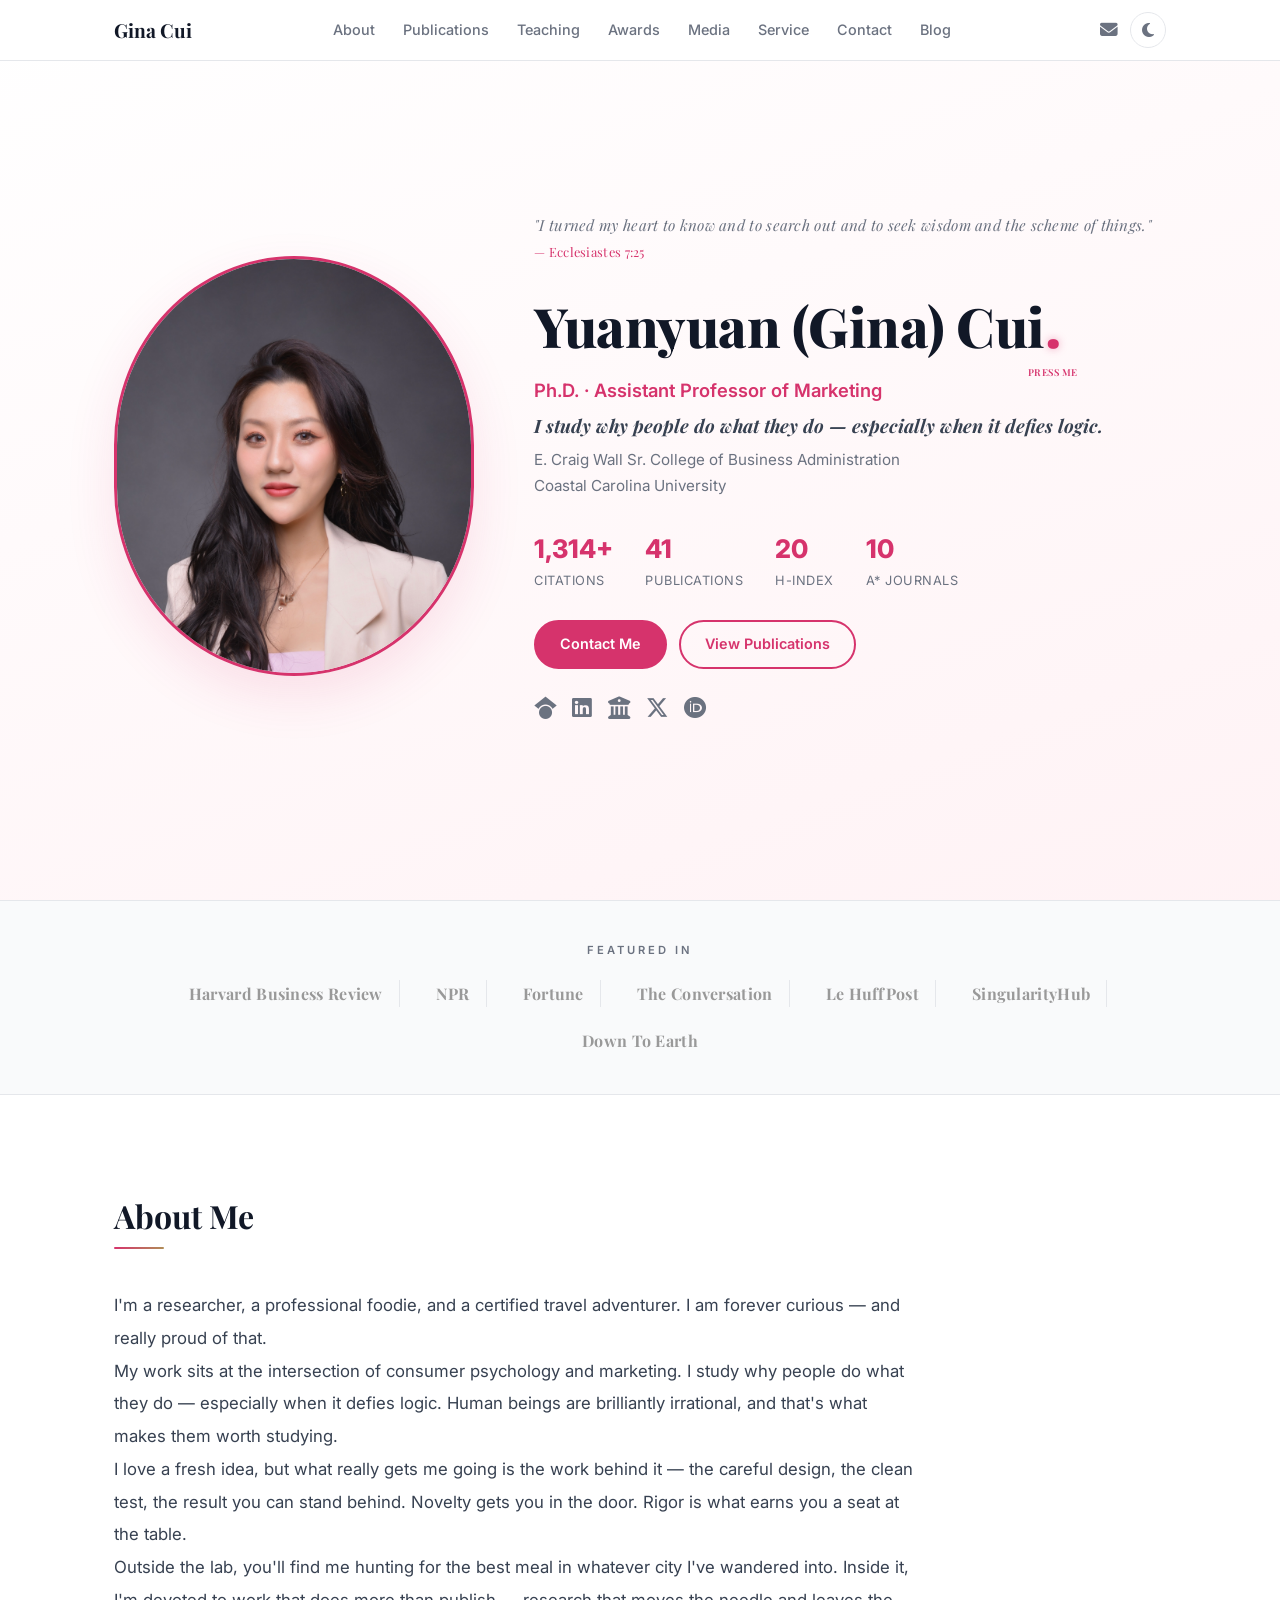
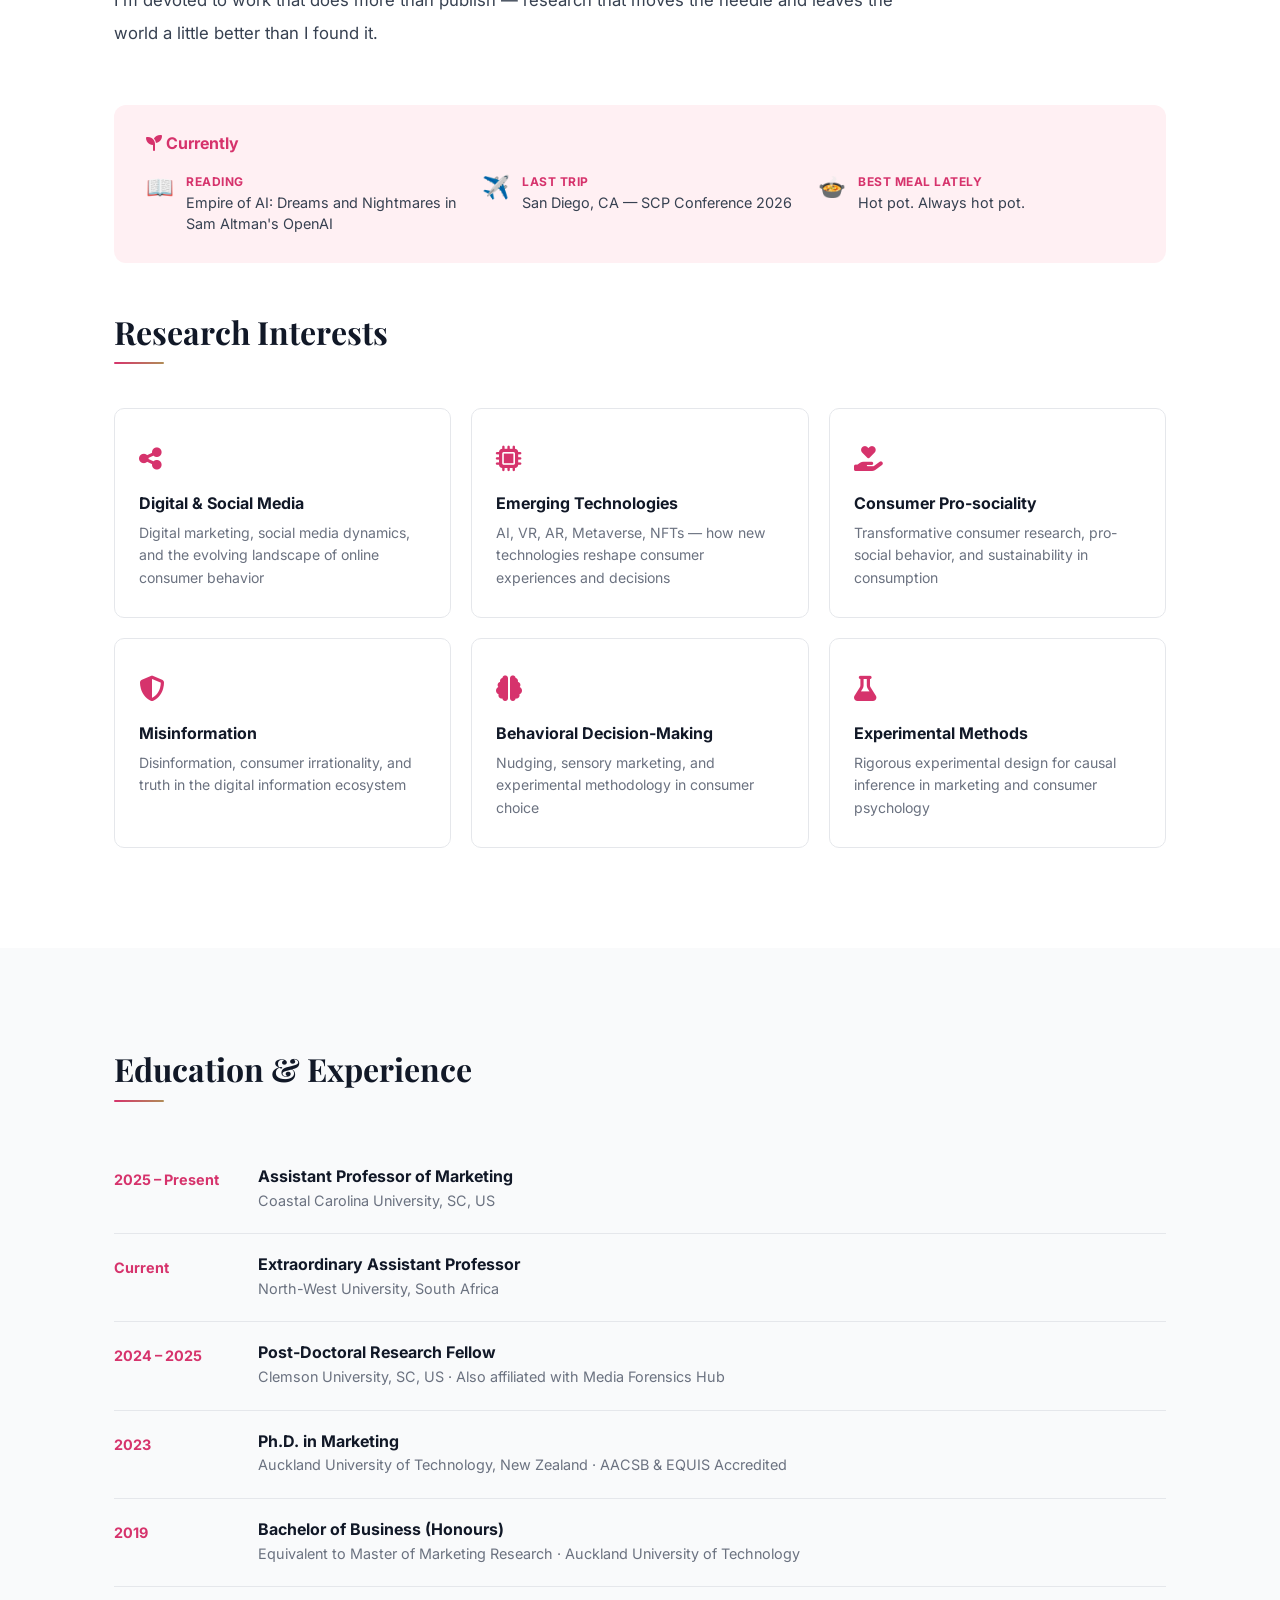
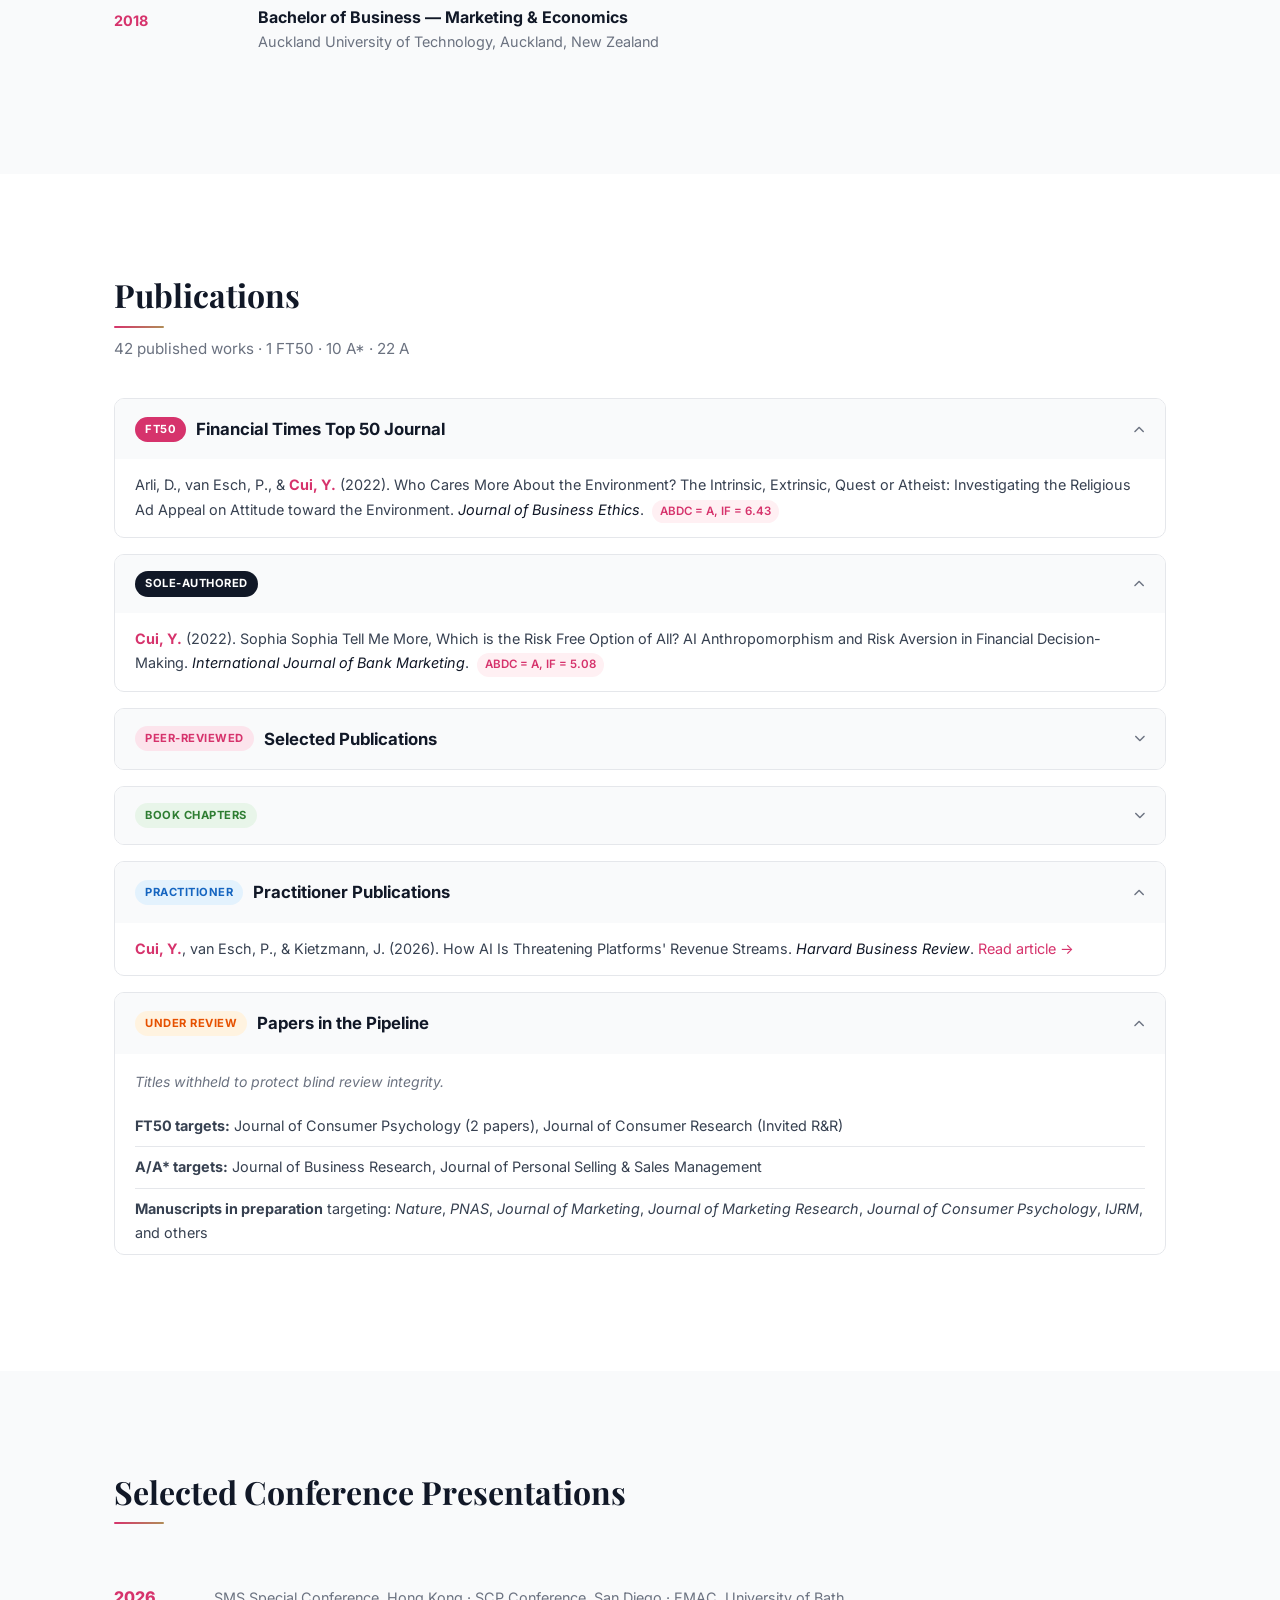
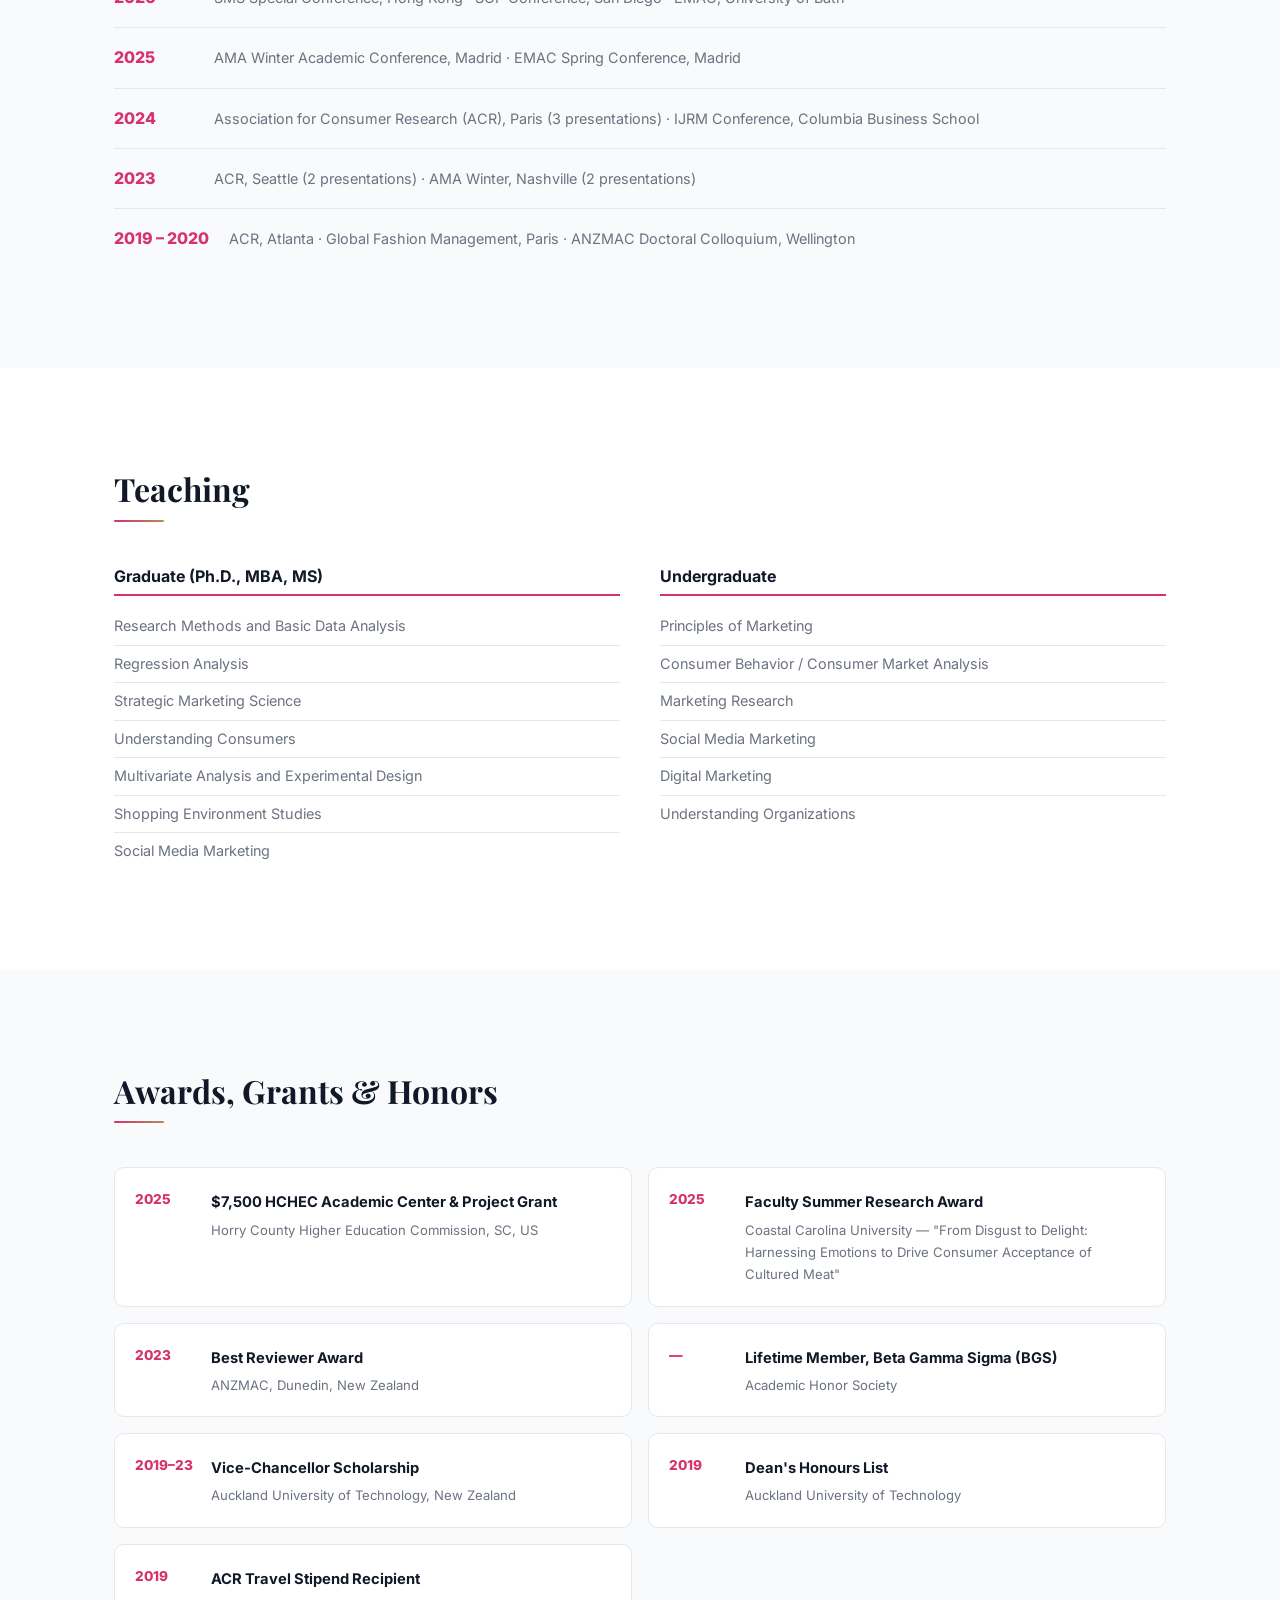
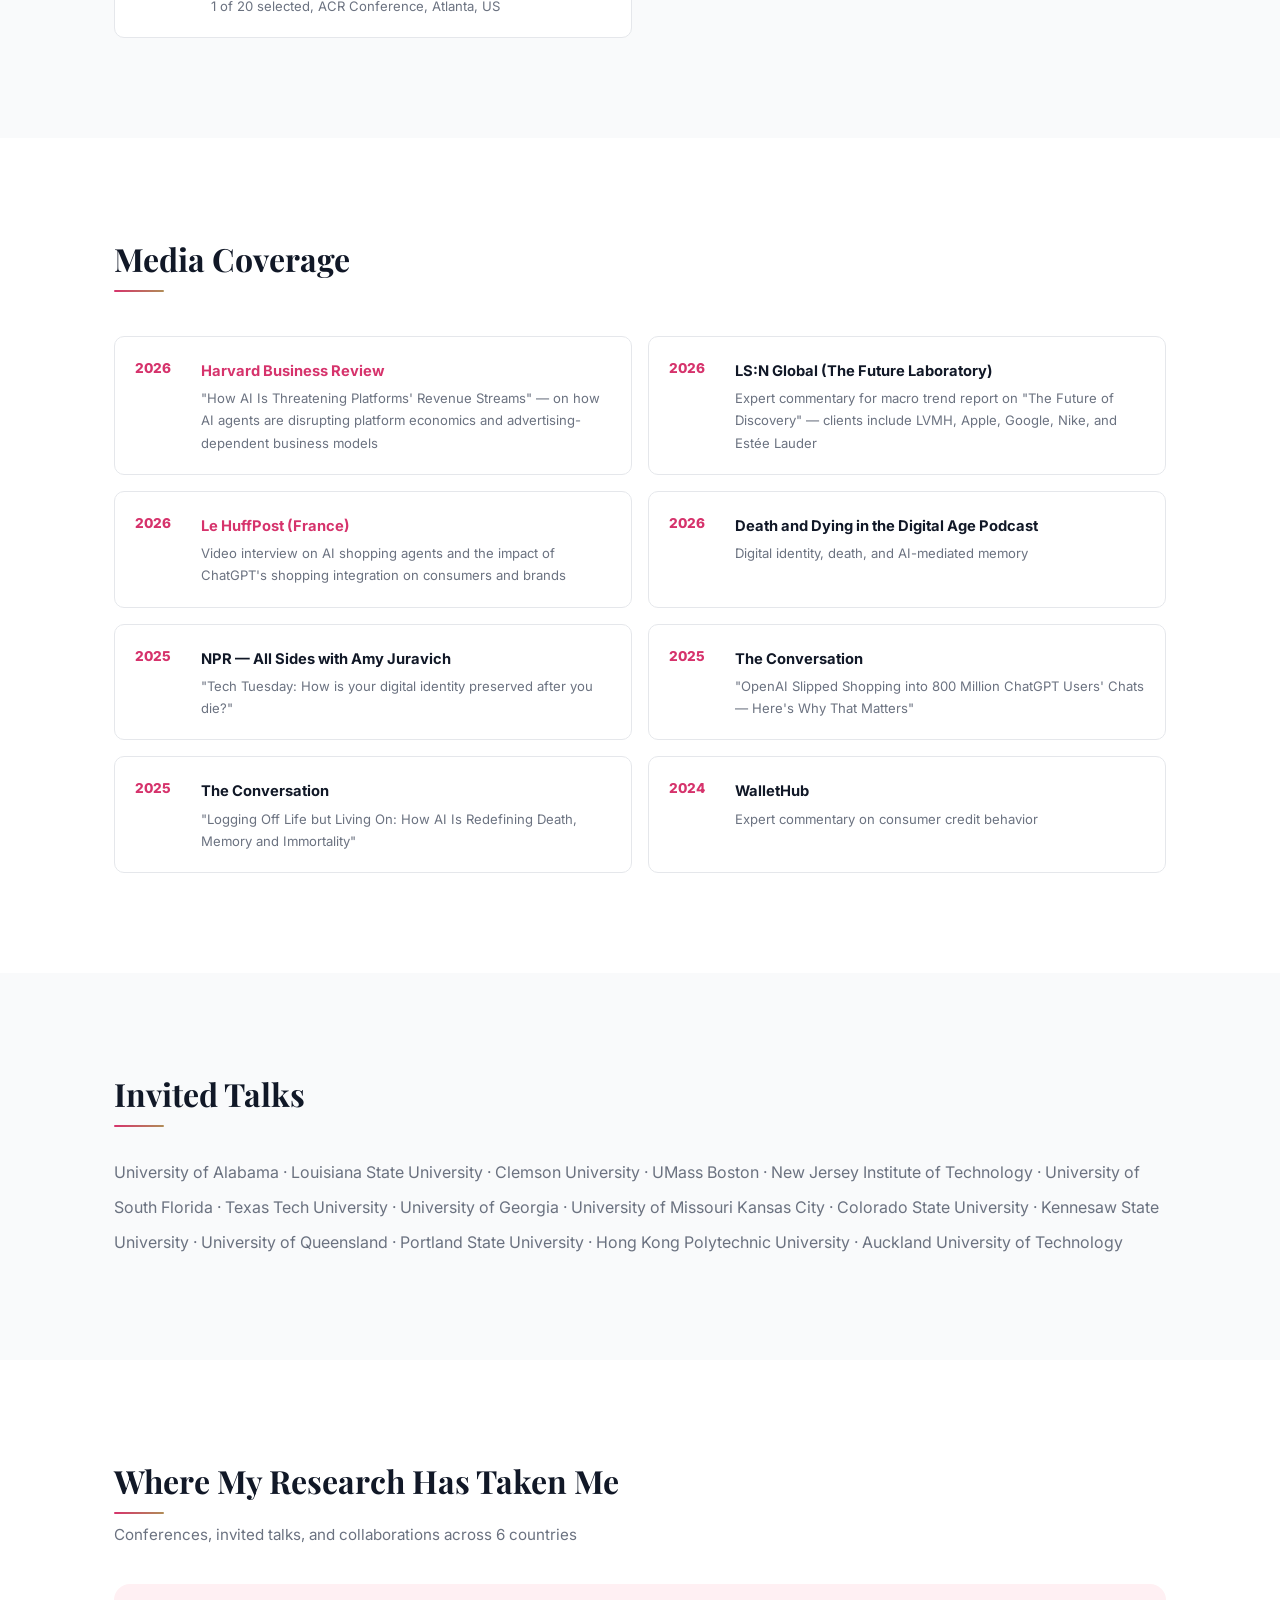
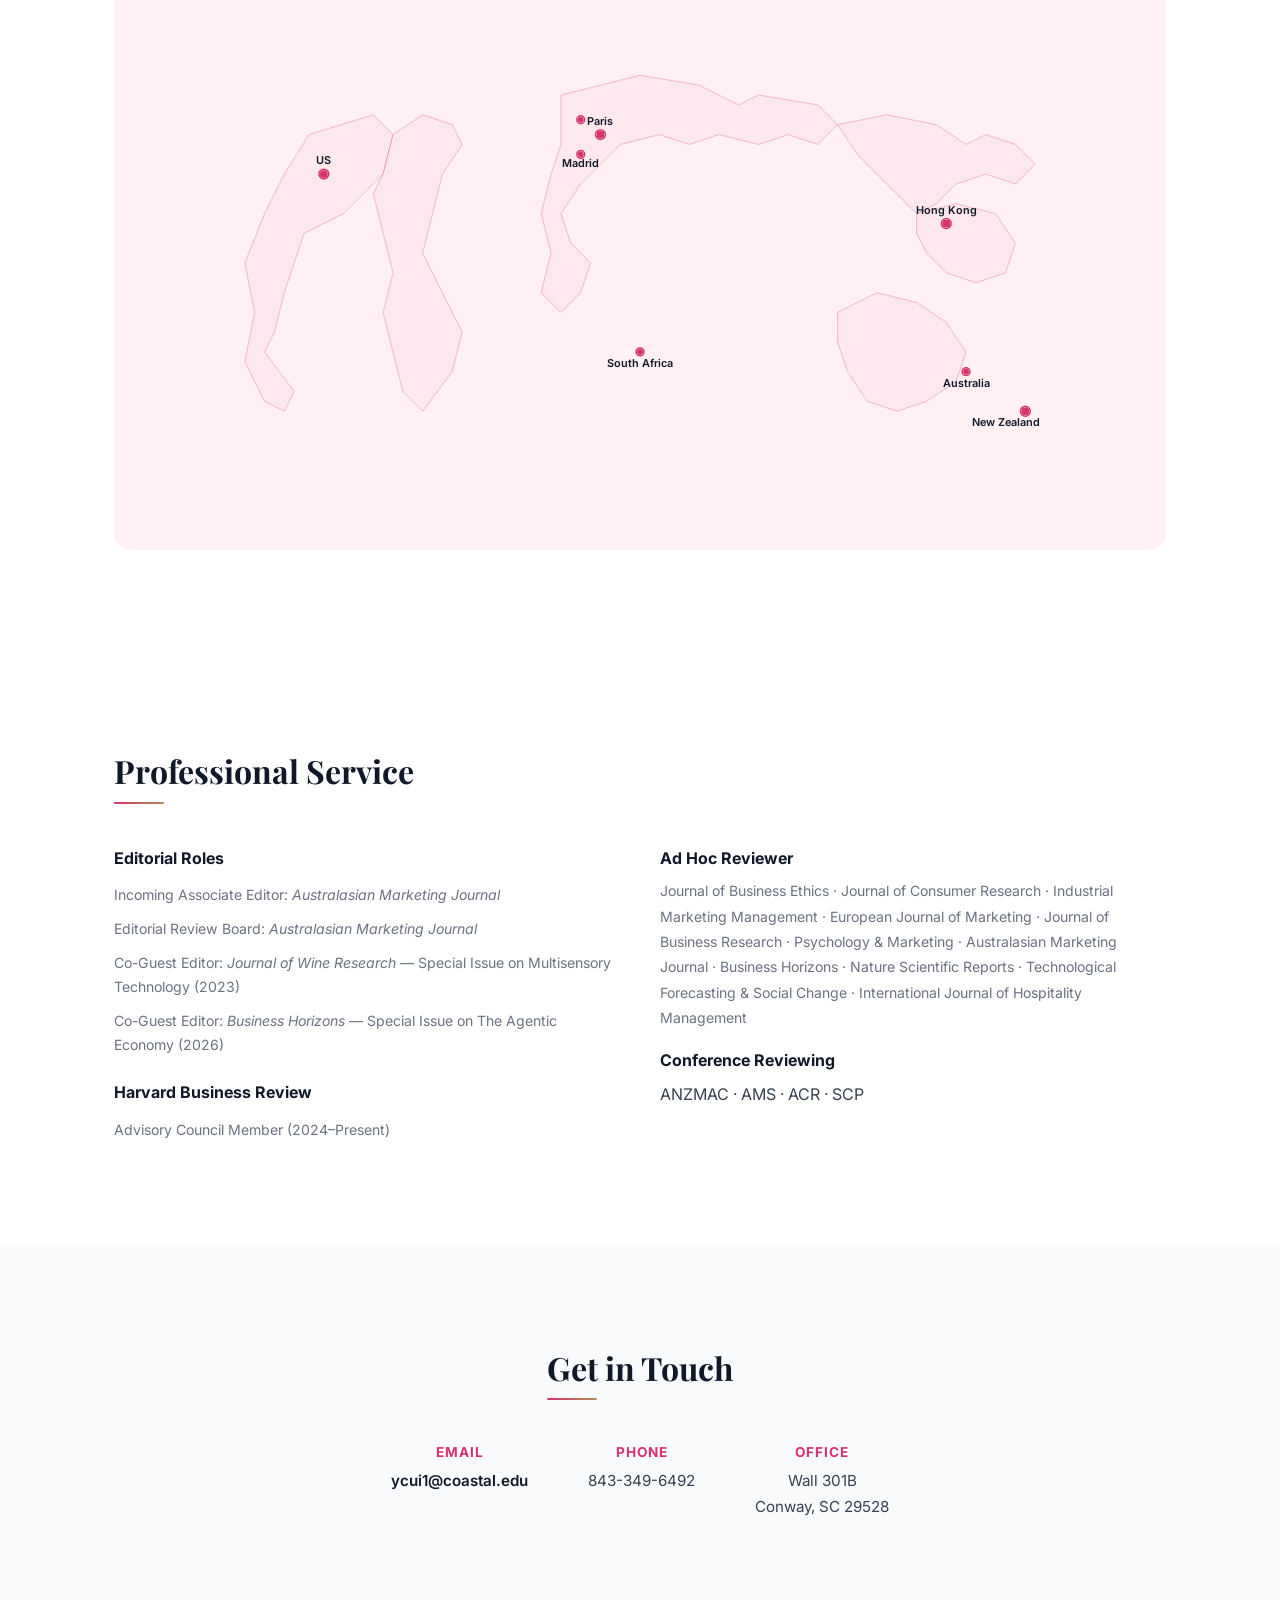
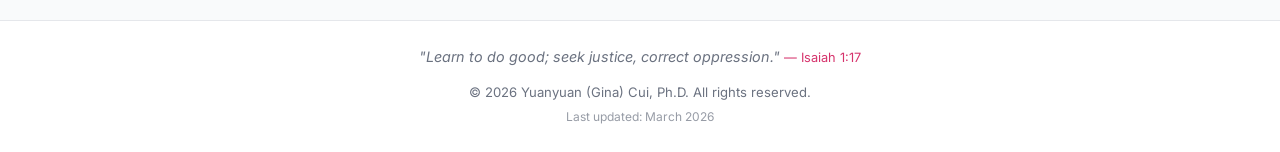
<file: index.html>
<!DOCTYPE html>
<html lang="en">
<head>
    <meta charset="UTF-8">
    <meta name="viewport" content="width=device-width, initial-scale=1.0">
    <meta name="google-site-verification" content="lubkaDzmIJUnyBTECLJd-2jRVvHFaztI-FoF7LeOdX4" />
    <!-- Google Analytics -->
    <script async src="https://www.googletagmanager.com/gtag/js?id=G-0H7322LZ6Q"></script>
    <script>
        window.dataLayer = window.dataLayer || [];
        function gtag(){dataLayer.push(arguments);}
        gtag('js', new Date());
        gtag('config', 'G-0H7322LZ6Q');
    </script>
    <title>Yuanyuan (Gina) Cui, Ph.D. — Academic Profile</title>
    <meta name="description" content="Yuanyuan (Gina) Cui, Ph.D. — Assistant Professor of Marketing at Coastal Carolina University. Research in consumer psychology, AI, and behavioral decision-making.">
    <meta property="og:title" content="Yuanyuan (Gina) Cui, Ph.D. — Academic Profile">
    <meta property="og:description" content="Assistant Professor of Marketing at Coastal Carolina University. Research in consumer psychology, AI, and behavioral decision-making.">
    <meta property="og:image" content="https://ginac95.github.io/headshot.png">
    <meta property="og:url" content="https://ginac95.github.io/">
    <meta property="og:type" content="website">
    <meta name="twitter:card" content="summary_large_image">
    <meta name="twitter:title" content="Yuanyuan (Gina) Cui, Ph.D.">
    <meta name="twitter:description" content="Assistant Professor of Marketing. Research in consumer psychology, AI, and behavioral decision-making.">
    <meta name="twitter:image" content="https://ginac95.github.io/headshot.png">
    <script type="application/ld+json">
    {
        "@context": "https://schema.org",
        "@type": "ProfilePage",
        "mainEntity": {
            "@type": "Person",
            "@id": "https://ginac95.github.io/#person",
            "name": "Yuanyuan Cui",
            "alternateName": ["Yuanyuan (Gina) Cui", "Gina Cui", "Yuanyuan Gina Cui", "Y. Cui"],
            "givenName": "Yuanyuan",
            "additionalName": "Gina",
            "familyName": "Cui",
            "honorificSuffix": "Ph.D.",
            "jobTitle": "Assistant Professor of Marketing",
            "description": "Marketing scholar specializing in consumer psychology, AI and consumer behavior, sustainability messaging, and behavioral economics. Assistant Professor at Coastal Carolina University; Extraordinary Assistant Professor at North-West University, South Africa; Associate Editor at the Australasian Marketing Journal.",
            "image": "https://ginac95.github.io/headshot.png",
            "url": "https://ginac95.github.io",
            "email": "mailto:ycui1@coastal.edu",
            "nationality": {
                "@type": "Country",
                "name": "New Zealand"
            },
            "knowsAbout": [
                "Consumer Psychology",
                "Consumer Behavior",
                "Marketing",
                "Artificial Intelligence and Consumer Behavior",
                "Sustainability Messaging",
                "Sensory Marketing",
                "Moral Foundations Theory",
                "Health Misinformation",
                "Behavioral Economics",
                "Prospect Theory",
                "Behavioral Decision-Making",
                "Digital Marketing"
            ],
            "knowsLanguage": ["en", "zh"],
            "affiliation": [
                {
                    "@type": "CollegeOrUniversity",
                    "name": "Coastal Carolina University",
                    "url": "https://www.coastal.edu",
                    "sameAs": "https://en.wikipedia.org/wiki/Coastal_Carolina_University",
                    "department": {
                        "@type": "Organization",
                        "name": "Department of Marketing & Hospitality, Resort & Tourism Management",
                        "parentOrganization": {
                            "@type": "Organization",
                            "name": "E. Craig Wall Sr. College of Business Administration"
                        }
                    }
                },
                {
                    "@type": "CollegeOrUniversity",
                    "name": "North-West University",
                    "url": "https://www.nwu.ac.za",
                    "sameAs": "https://en.wikipedia.org/wiki/North-West_University"
                }
            ],
            "worksFor": {
                "@type": "CollegeOrUniversity",
                "name": "Coastal Carolina University",
                "url": "https://www.coastal.edu"
            },
            "alumniOf": {
                "@type": "CollegeOrUniversity",
                "name": "Auckland University of Technology",
                "url": "https://www.aut.ac.nz",
                "sameAs": "https://en.wikipedia.org/wiki/Auckland_University_of_Technology"
            },
            "hasOccupation": [
                {
                    "@type": "Occupation",
                    "name": "Assistant Professor of Marketing"
                },
                {
                    "@type": "Occupation",
                    "name": "Associate Editor"
                }
            ],
            "sameAs": [
                "https://scholar.google.com/citations?user=P8fhrcwAAAAJ",
                "https://orcid.org/0000-0001-5148-332X",
                "https://www.linkedin.com/in/yuanyuan-gina-cui-b46629188",
                "https://theconversation.com/profiles/yuanyuan-gina-cui-2283720",
                "https://www.coastal.edu/facultyprofiles/business/gina-cui",
                "https://github.com/ginac95",
                "https://x.com/Gina_Cui"
            ]
        }
    }
    </script>
    <link rel="icon" type="image/svg+xml" href="favicon.svg">
    <link rel="preconnect" href="https://fonts.googleapis.com">
    <link rel="preconnect" href="https://fonts.gstatic.com" crossorigin>
    <link href="https://fonts.googleapis.com/css2?family=Inter:wght@400;500;600;700;800&family=Playfair+Display:wght@700;800&display=swap" rel="stylesheet">
    <link rel="stylesheet" href="style.css">
    <link rel="stylesheet" href="https://cdnjs.cloudflare.com/ajax/libs/font-awesome/6.5.1/css/all.min.css">
    <script>
        // Apply dark mode before page renders to prevent flash
        if (localStorage.getItem('darkMode') === 'true' || (!localStorage.getItem('darkMode') && window.matchMedia('(prefers-color-scheme: dark)').matches)) {
            document.documentElement.classList.add('dark-mode');
        }
    </script>
</head>
<body>

<!-- Skip to content for keyboard users -->
<a href="#hero" class="skip-link">Skip to main content</a>

<!-- Navigation -->
<nav role="navigation" aria-label="Main navigation">
    <div class="nav-inner">
        <a href="#" class="nav-name">Gina Cui</a>
        <div class="nav-links">
            <a href="#about">About</a>
            <a href="#publications">Publications</a>
            <a href="#teaching">Teaching</a>
            <a href="#awards">Awards</a>
            <a href="#media">Media</a>
            <a href="#service">Service</a>
            <a href="#contact">Contact</a>
            <a href="blog.html">Blog</a>
        </div>
        <div style="display:flex;align-items:center;gap:12px;">
            <a href="mailto:ycui1@coastal.edu" class="nav-email" title="Email me" aria-label="Send email"><i class="fa-solid fa-envelope"></i></a>
            <button class="dark-mode-toggle" id="darkModeToggle" aria-label="Toggle dark mode" title="Toggle dark mode"><i class="fa-solid fa-moon"></i></button>
        </div>
        <button class="nav-toggle" aria-label="Toggle menu">&#9776;</button>
    </div>
</nav>

<!-- Hero -->
<main>
<header id="hero">
    <div class="container hero-content">
        <div class="hero-photo">
            <img src="headshot.png" alt="Gina Cui headshot" class="hero-img">
        </div>
        <div class="hero-text">
            <p class="hero-verse">"I turned my heart to know and to search out and to seek wisdom and the scheme of things." <span class="verse-ref">&mdash; Ecclesiastes 7:25</span></p>
            <h1>Yuanyuan (Gina) Cui<span class="easter-egg-wrap"><span class="accent" id="easter-egg">.</span><span class="press-me">press me</span></span></h1>
            <p class="title">Ph.D. &middot; Assistant Professor of Marketing</p>
            <p class="hero-tagline">I study why people do what they do &mdash; especially when it defies logic.</p>
            <p class="affiliation">E. Craig Wall Sr. College of Business Administration<br>Coastal Carolina University</p>
            <div class="hero-stats">
                <div class="stat"><span class="stat-number" data-target="1314" data-suffix="+">0</span><span class="stat-label">Citations</span></div>
                <div class="stat"><span class="stat-number" data-target="41">0</span><span class="stat-label">Publications</span></div>
                <div class="stat"><span class="stat-number" data-target="20">0</span><span class="stat-label">h-index</span></div>
                <div class="stat"><span class="stat-number" data-target="10">0</span><span class="stat-label">A* Journals</span></div>
            </div>
            <div class="hero-links">
                <a href="mailto:ycui1@coastal.edu" class="btn btn-primary">Contact Me</a>
                <a href="#publications" class="btn btn-outline">View Publications</a>
            </div>
            <div class="social-links">
                <a href="https://scholar.google.com/citations?hl=en&user=P8fhrcwAAAAJ&view_op=list_works&sortby=pubdate" target="_blank" title="Google Scholar" aria-label="Google Scholar profile"><i class="fa-brands fa-google-scholar"></i></a>
                <a href="https://www.linkedin.com/in/yuanyuan-gina-cui-b46629188" target="_blank" title="LinkedIn" aria-label="LinkedIn profile"><i class="fa-brands fa-linkedin"></i></a>
                <a href="https://www.coastal.edu/academics/facultyprofiles/business/marketingandhospitalityresortandtourismmanagement/ginacui/" target="_blank" title="Faculty Profile" aria-label="University faculty profile"><i class="fa-solid fa-building-columns"></i></a>
                <a href="https://x.com/Gina_Cui" target="_blank" title="X / Twitter" aria-label="X (Twitter) profile"><i class="fa-brands fa-x-twitter"></i></a>
                <a href="https://orcid.org/0000-0001-5148-332X" target="_blank" title="ORCID" aria-label="ORCID profile"><i class="fa-brands fa-orcid"></i></a>
            </div>
        </div>
    </div>
</header>

<!-- Featured In -->
<section id="featured-in" class="featured-bar">
    <div class="container">
        <p class="featured-label">Featured In</p>
        <div class="featured-logos">
            <span class="featured-logo">Harvard Business Review</span>
            <span class="featured-logo">NPR</span>
            <span class="featured-logo">Fortune</span>
            <span class="featured-logo">The Conversation</span>
            <span class="featured-logo">Le HuffPost</span>
            <span class="featured-logo">SingularityHub</span>
            <span class="featured-logo">Down To Earth</span>
        </div>
    </div>
</section>

<!-- About -->
<section id="about">
    <div class="container">
        <h2>About Me</h2>
        <div class="about-blurb">
            <p>I'm a researcher, a professional foodie, and a certified travel adventurer. I am forever curious &mdash; and really proud of that.</p>
            <p>My work sits at the intersection of consumer psychology and marketing. I study why people do what they do &mdash; especially when it defies logic. Human beings are brilliantly irrational, and that's what makes them worth studying.</p>
            <p>I love a fresh idea, but what really gets me going is the work behind it &mdash; the careful design, the clean test, the result you can stand behind. Novelty gets you in the door. Rigor is what earns you a seat at the table.</p>
            <p>Outside the lab, you'll find me hunting for the best meal in whatever city I've wandered into. Inside it, I'm devoted to work that does more than publish &mdash; research that moves the needle and leaves the world a little better than I found it.</p>
        </div>

        <!-- Currently -->
        <div class="currently-section">
            <h3 class="currently-title"><i class="fa-solid fa-seedling"></i> Currently</h3>
            <div class="currently-grid">
                <div class="currently-item">
                    <span class="currently-emoji">&#128214;</span>
                    <div><span class="currently-label">Reading</span><br>Empire of AI: Dreams and Nightmares in Sam Altman's OpenAI</div>
                </div>
                <div class="currently-item">
                    <span class="currently-emoji">&#9992;&#65039;</span>
                    <div><span class="currently-label">Last trip</span><br>San Diego, CA &mdash; SCP Conference 2026</div>
                </div>
                <div class="currently-item">
                    <span class="currently-emoji">&#127858;</span>
                    <div><span class="currently-label">Best meal lately</span><br>Hot pot. Always hot pot.</div>
                </div>
            </div>
        </div>

        <h2>Research Interests</h2>
        <div class="interest-grid">
            <div class="interest-card">
                <div class="interest-icon"><i class="fa-solid fa-share-nodes"></i></div>
                <h3>Digital & Social Media</h3>
                <p>Digital marketing, social media dynamics, and the evolving landscape of online consumer behavior</p>
            </div>
            <div class="interest-card">
                <div class="interest-icon"><i class="fa-solid fa-microchip"></i></div>
                <h3>Emerging Technologies</h3>
                <p>AI, VR, AR, Metaverse, NFTs &mdash; how new technologies reshape consumer experiences and decisions</p>
            </div>
            <div class="interest-card">
                <div class="interest-icon"><i class="fa-solid fa-hand-holding-heart"></i></div>
                <h3>Consumer Pro-sociality</h3>
                <p>Transformative consumer research, pro-social behavior, and sustainability in consumption</p>
            </div>
            <div class="interest-card">
                <div class="interest-icon"><i class="fa-solid fa-shield-halved"></i></div>
                <h3>Misinformation</h3>
                <p>Disinformation, consumer irrationality, and truth in the digital information ecosystem</p>
            </div>
            <div class="interest-card">
                <div class="interest-icon"><i class="fa-solid fa-brain"></i></div>
                <h3>Behavioral Decision-Making</h3>
                <p>Nudging, sensory marketing, and experimental methodology in consumer choice</p>
            </div>
            <div class="interest-card">
                <div class="interest-icon"><i class="fa-solid fa-flask"></i></div>
                <h3>Experimental Methods</h3>
                <p>Rigorous experimental design for causal inference in marketing and consumer psychology</p>
            </div>
        </div>
    </div>
</section>

<!-- Education -->
<section id="education" class="alt-bg">
    <div class="container">
        <h2>Education & Experience</h2>
        <div class="timeline">
            <div class="timeline-item">
                <div class="timeline-year">2025 &ndash; Present</div>
                <div class="timeline-content">
                    <h3>Assistant Professor of Marketing</h3>
                    <p>Coastal Carolina University, SC, US</p>
                </div>
            </div>
            <div class="timeline-item">
                <div class="timeline-year">Current</div>
                <div class="timeline-content">
                    <h3>Extraordinary Assistant Professor</h3>
                    <p>North-West University, South Africa</p>
                </div>
            </div>
            <div class="timeline-item">
                <div class="timeline-year">2024 &ndash; 2025</div>
                <div class="timeline-content">
                    <h3>Post-Doctoral Research Fellow</h3>
                    <p>Clemson University, SC, US &middot; Also affiliated with Media Forensics Hub</p>
                </div>
            </div>
            <div class="timeline-item">
                <div class="timeline-year">2023</div>
                <div class="timeline-content">
                    <h3>Ph.D. in Marketing</h3>
                    <p>Auckland University of Technology, New Zealand &middot; AACSB & EQUIS Accredited</p>
                </div>
            </div>
            <div class="timeline-item">
                <div class="timeline-year">2019</div>
                <div class="timeline-content">
                    <h3>Bachelor of Business (Honours)</h3>
                    <p>Equivalent to Master of Marketing Research &middot; Auckland University of Technology</p>
                </div>
            </div>
            <div class="timeline-item">
                <div class="timeline-year">2018</div>
                <div class="timeline-content">
                    <h3>Bachelor of Business &mdash; Marketing & Economics</h3>
                    <p>Auckland University of Technology, Auckland, New Zealand</p>
                </div>
            </div>
        </div>
    </div>
</section>

<!-- Publications -->
<section id="publications">
    <div class="container">
        <h2>Publications</h2>
        <p class="section-subtitle">42 published works &middot; 1 FT50 &middot; 10 A* &middot; 22 A</p>

        <!-- FT50 -->
        <details class="pub-category" open>
            <summary><span class="badge badge-ft50">FT50</span> Financial Times Top 50 Journal</summary>
            <ol class="pub-list">
                <li>Arli, D., van Esch, P., & <strong>Cui, Y.</strong> (2022). Who Cares More About the Environment? The Intrinsic, Extrinsic, Quest or Atheist: Investigating the Religious Ad Appeal on Attitude toward the Environment. <em>Journal of Business Ethics</em>. <span class="journal-tag">ABDC = A, IF = 6.43</span></li>
            </ol>
        </details>

        <!-- Sole-Authored -->
        <details class="pub-category" open>
            <summary><span class="badge badge-sole">Sole-Authored</span></summary>
            <ol class="pub-list">
                <li><strong>Cui, Y.</strong> (2022). Sophia Sophia Tell Me More, Which is the Risk Free Option of All? AI Anthropomorphism and Risk Aversion in Financial Decision-Making. <em>International Journal of Bank Marketing</em>. <span class="journal-tag">ABDC = A, IF = 5.08</span></li>
            </ol>
        </details>

        <!-- Selected Peer-Reviewed -->
        <details class="pub-category">
            <summary><span class="badge badge-peer">Peer-Reviewed</span> Selected Publications</summary>
            <ol class="pub-list">
                <li>van Esch, P., & <strong>Cui, Y.</strong>, Christia, J., Clark, P., Bisschoff, C., & Gallagher, C. (2026). Synthetic Scarcity and Its Discontent. <em>Australasian Marketing Journal</em>. <span class="journal-tag">ABDC = A</span></li>
                <li><strong>Cui, Y.</strong> & van Esch, P. (2025). The End of Search as We Know It: Only Those Chosen by AI Agents Will Survive in the Delegate Economy. <em>Business Horizons</em>. <span class="journal-tag">ABDC = B, IF = 10.56</span></li>
                <li>Das, G., van Esch, P., Jain, S. P., & <strong>Cui, Y.</strong> (2023). Donor Happiness Comes from Afar: The Role of Donation Beneficiary Social Distance and Benevolence. <em>International Journal of Research in Marketing</em>. <span class="journal-tag">ABDC = A*, IF = 8.05</span></li>
                <li>van Esch, P., <strong>Cui, Y.</strong>, Sledge, A., Das, G., & Pala, E. (2023). Preference for Partner or Servant Brand Roles Depends on Consumers' Power Distance Belief. <em>Journal of Business Research</em>. <span class="journal-tag">ABDC = A, IF = 10.97</span></li>
                <li><strong>Cui, Y.</strong>, van Esch, P., & Phelan, S. (2024). How to Build a Competitive Advantage for Your Brand Using Generative AI. <em>Business Horizons</em>. <span class="journal-tag">ABDC = B, IF = 10.56</span></li>
                <li>van Esch, P., <strong>Cui, Y.</strong>, Arli, D., & Hutchins, J. (2022). Anthropomorphizing Religious Advertising: The Moderating Role of Political Ideology. <em>Psychology and Marketing</em>. <span class="journal-tag">ABDC = A, IF = 5.51</span></li>
                <li>Abdul-Ghani, E., Kim, J., Kwon, J., Hyde, K., & <strong>Cui, Y.</strong> (2022). Love or Like: Gender Effects in Emotional Expression in Online Reviews. <em>European Journal of Marketing</em>. <span class="journal-tag">ABDC = A*, IF = 5.18</span></li>
                <li>van Esch, P., <strong>Cui, Y.</strong>, Das, G., Jain, S. P., & Wirtz, J. (2022). Tourists and AI: A Political Ideology Perspective. <em>Annals of Tourism Research</em>. <span class="journal-tag">ABDC = A*, IF = 12.85</span></li>
                <li><strong>Cui, Y.</strong>, van Esch, P., Das, G., & Jain, S. P. (2022). Surge Pricing Precision and Political Ideology. <em>Journal of Business Research</em>. <span class="journal-tag">ABDC = A, IF = 10.97</span></li>
                <li><strong>Cui, Y.</strong> & van Esch, P. (2022). Autonomy and Control: How Political Ideology Shapes the Use of Artificial Intelligence. <em>Psychology & Marketing</em>. <span class="journal-tag">ABDC = A, IF = 5.51</span></li>
                <li>Lee, J. S., Kim, J., Hwang, J., & <strong>Cui, Y.</strong> (2021). Does Love Become Hate or Forgiveness After a Double Deviation? <em>Tourism Management</em>, 84, 104279. <span class="journal-tag">ABDC = A*, IF = 12.87</span></li>
                <li><strong>Cui, Y.</strong>, Van Esch, P., & Jain, S. P. (2021). Just Walk Out: The Effect of AI-Enabled Checkouts. <em>European Journal of Marketing</em>. <span class="journal-tag">ABDC = A*, IF = 5.18</span></li>
                <li>van Esch, P., <strong>Cui, Y.</strong>, & Jain, S. P. (2021). The Effect of Political Ideology and Message Frame on Donation Intent During COVID-19. <em>Journal of Business Research</em>, 125, 201&ndash;213. <span class="journal-tag">ABDC = A, IF = 10.97</span></li>
                <li>van Esch, P., <strong>Cui, Y.</strong>, & Jain, S. P. (2021). COVID-19 Charity Advertising: Identifiable Victim Message Framing, Self-Construal, and Donation Intent. <em>Journal of Advertising</em>. <span class="journal-tag">ABDC = A, IF = 5.52</span></li>
                <li>Kim, J., Kim, S., Lee, J. S., Kim, P. B., & <strong>Cui, Y.</strong> (2020). Influence of Choice Architecture on the Preference for a Pro-Environmental Hotel. <em>Journal of Travel Research</em>, 59(3), 512&ndash;527. <span class="journal-tag">ABDC = A*, IF = 8.93</span></li>
                <li><strong>Cui, Y.</strong>, Errmann, A., Kim, J., Seo, Y., Xu, Y., & Zhao, F. (2020). Moral Effects of Physical Cleansing and Pro-environmental Hotel Choices. <em>Journal of Travel Research</em>, 59(6), 1105&ndash;1118. <span class="journal-tag">ABDC = A*, IF = 8.93</span></li>
                <li>Kim, J., <strong>Cui, Y.</strong>, Choi, C., Lee, S. J., & Marshall, R. (2020). The Influence of Preciseness of Price Information on the Travel Option Choice. <em>Tourism Management</em>, 79, 104012. <span class="journal-tag">ABDC = A*, IF = 12.87</span></li>
                <li><strong>Cui, Y.</strong>, Kim, S. S., & Kim, J. (2020). Impact of Preciseness of Price Presentation on the Magnitude of Compromise and Decoy Effects. <em>Journal of Business Research</em>. <span class="journal-tag">ABDC = A, IF = 10.97</span></li>
                <li>van Esch, P., <strong>Cui, Y.</strong>, & Jain, S. P. (2020). Stimulating or Intimidating: The Effect of AI-Enabled In-Store Communication on Consumer Patronage Likelihood. <em>Journal of Advertising</em>. <span class="journal-tag">ABDC = A, IF = 5.52</span></li>
            </ol>
        </details>

        <!-- Book Chapters -->
        <details class="pub-category">
            <summary><span class="badge badge-book">Book Chapters</span></summary>
            <ol class="pub-list">
                <li><strong>Cui, Y.</strong>, & van Esch, P. (2023). AI in Customer Service Strategy. In J. Sheth et al. (Eds.), <em>Artificial Intelligence in Customer Service</em>, Palgrave Macmillan.</li>
                <li><strong>Cui, Y.</strong>, & Warren, P. (2025). Responsible Service Management in a Post-Truth Era. In H. Olya (Ed.), <em>Responsible Service Management</em>, Emerald Publishing.</li>
                <li>Stewart, L., <strong>Cui, Y.</strong>, & van Esch, P. (2025). Impact of AI on Data-driven Decision-making in HR. In Rai et al. (Eds.), Emerald Publishing.</li>
                <li><strong>Cui, Y.</strong>, van Esch, P., & Christia, J. Beyond the Threads: Navigating Consumer Perceptions of Ethnic Fashion. In Dana et al. (Eds.), <em>Ethnicity in the Business of Fashion</em>, Springer.</li>
                <li><strong>Cui, Y.</strong>, Giebelhausen, M., & van Esch, P. The "Understanding" Economy. <em>Encyclopedia of AI in Marketing</em>, Springer Nature.</li>
            </ol>
        </details>

        <!-- Practitioner Publications -->
        <details class="pub-category" open>
            <summary><span class="badge badge-practitioner">Practitioner</span> Practitioner Publications</summary>
            <ol class="pub-list">
                <li><strong>Cui, Y.</strong>, van Esch, P., &amp; Kietzmann, J. (2026). How AI Is Threatening Platforms' Revenue Streams. <em>Harvard Business Review</em>. <a href="https://hbr.org/2026/04/how-ai-is-threatening-platforms-revenue-streams" target="_blank" rel="noopener">Read article &rarr;</a></li>
            </ol>
        </details>

        <!-- Under Review -->
        <details class="pub-category" open>
            <summary><span class="badge badge-review">Under Review</span> Papers in the Pipeline</summary>
            <p class="pub-note">Titles withheld to protect blind review integrity.</p>
            <ul class="pipeline-list">
                <li><strong>FT50 targets:</strong> Journal of Consumer Psychology (2 papers), Journal of Consumer Research (Invited R&R)</li>
                <li><strong>A/A* targets:</strong> Journal of Business Research, Journal of Personal Selling & Sales Management</li>
                <li><strong>Manuscripts in preparation</strong> targeting: <em>Nature</em>, <em>PNAS</em>, <em>Journal of Marketing</em>, <em>Journal of Marketing Research</em>, <em>Journal of Consumer Psychology</em>, <em>IJRM</em>, and others</li>
            </ul>
        </details>
    </div>
</section>

<!-- Conferences -->
<section id="conferences" class="alt-bg">
    <div class="container">
        <h2>Selected Conference Presentations</h2>
        <div class="conference-grid">
            <div class="conference-item">
                <span class="conf-year">2026</span>
                <p>SMS Special Conference, Hong Kong &middot; SCP Conference, San Diego &middot; EMAC, University of Bath</p>
            </div>
            <div class="conference-item">
                <span class="conf-year">2025</span>
                <p>AMA Winter Academic Conference, Madrid &middot; EMAC Spring Conference, Madrid</p>
            </div>
            <div class="conference-item">
                <span class="conf-year">2024</span>
                <p>Association for Consumer Research (ACR), Paris (3 presentations) &middot; IJRM Conference, Columbia Business School</p>
            </div>
            <div class="conference-item">
                <span class="conf-year">2023</span>
                <p>ACR, Seattle (2 presentations) &middot; AMA Winter, Nashville (2 presentations)</p>
            </div>
            <div class="conference-item">
                <span class="conf-year">2019 &ndash; 2020</span>
                <p>ACR, Atlanta &middot; Global Fashion Management, Paris &middot; ANZMAC Doctoral Colloquium, Wellington</p>
            </div>
        </div>
    </div>
</section>

<!-- Teaching -->
<section id="teaching">
    <div class="container">
        <h2>Teaching</h2>
        <div class="teaching-grid">
            <div class="teaching-col">
                <h3>Graduate (Ph.D., MBA, MS)</h3>
                <ul>
                    <li>Research Methods and Basic Data Analysis</li>
                    <li>Regression Analysis</li>
                    <li>Strategic Marketing Science</li>
                    <li>Understanding Consumers</li>
                    <li>Multivariate Analysis and Experimental Design</li>
                    <li>Shopping Environment Studies</li>
                    <li>Social Media Marketing</li>
                </ul>
            </div>
            <div class="teaching-col">
                <h3>Undergraduate</h3>
                <ul>
                    <li>Principles of Marketing</li>
                    <li>Consumer Behavior / Consumer Market Analysis</li>
                    <li>Marketing Research</li>
                    <li>Social Media Marketing</li>
                    <li>Digital Marketing</li>
                    <li>Understanding Organizations</li>
                </ul>
            </div>
        </div>
    </div>
</section>

<!-- Awards -->
<section id="awards" class="alt-bg">
    <div class="container">
        <h2>Awards, Grants & Honors</h2>
        <div class="awards-list">
            <div class="award-item">
                <span class="award-year">2025</span>
                <div>
                    <strong>$7,500 HCHEC Academic Center & Project Grant</strong>
                    <p>Horry County Higher Education Commission, SC, US</p>
                </div>
            </div>
            <div class="award-item">
                <span class="award-year">2025</span>
                <div>
                    <strong>Faculty Summer Research Award</strong>
                    <p>Coastal Carolina University &mdash; "From Disgust to Delight: Harnessing Emotions to Drive Consumer Acceptance of Cultured Meat"</p>
                </div>
            </div>
            <div class="award-item">
                <span class="award-year">2023</span>
                <div>
                    <strong>Best Reviewer Award</strong>
                    <p>ANZMAC, Dunedin, New Zealand</p>
                </div>
            </div>
            <div class="award-item">
                <span class="award-year">&mdash;</span>
                <div>
                    <strong>Lifetime Member, Beta Gamma Sigma (BGS)</strong>
                    <p>Academic Honor Society</p>
                </div>
            </div>
            <div class="award-item">
                <span class="award-year">2019&ndash;23</span>
                <div>
                    <strong>Vice-Chancellor Scholarship</strong>
                    <p>Auckland University of Technology, New Zealand</p>
                </div>
            </div>
            <div class="award-item">
                <span class="award-year">2019</span>
                <div>
                    <strong>Dean's Honours List</strong>
                    <p>Auckland University of Technology</p>
                </div>
            </div>
            <div class="award-item">
                <span class="award-year">2019</span>
                <div>
                    <strong>ACR Travel Stipend Recipient</strong>
                    <p>1 of 20 selected, ACR Conference, Atlanta, US</p>
                </div>
            </div>
        </div>
    </div>
</section>

<!-- Media -->
<section id="media">
    <div class="container">
        <h2>Media Coverage</h2>
        <div class="media-grid">
            <div class="media-item">
                <span class="media-year">2026</span>
                <div>
                    <strong><a href="https://hbr.org/2026/04/how-ai-is-threatening-platforms-revenue-streams" target="_blank">Harvard Business Review</a></strong>
                    <p>"How AI Is Threatening Platforms' Revenue Streams" &mdash; on how AI agents are disrupting platform economics and advertising-dependent business models</p>
                </div>
            </div>
            <div class="media-item">
                <span class="media-year">2026</span>
                <div>
                    <strong>LS:N Global (The Future Laboratory)</strong>
                    <p>Expert commentary for macro trend report on "The Future of Discovery" &mdash; clients include LVMH, Apple, Google, Nike, and Est&eacute;e Lauder</p>
                </div>
            </div>
            <div class="media-item">
                <span class="media-year">2026</span>
                <div>
                    <strong><a href="https://www.youtube.com/watch?v=tikGkXYRfkM" target="_blank">Le HuffPost (France)</a></strong>
                    <p>Video interview on AI shopping agents and the impact of ChatGPT's shopping integration on consumers and brands</p>
                </div>
            </div>
            <div class="media-item">
                <span class="media-year">2026</span>
                <div>
                    <strong>Death and Dying in the Digital Age Podcast</strong>
                    <p>Digital identity, death, and AI-mediated memory</p>
                </div>
            </div>
            <div class="media-item">
                <span class="media-year">2025</span>
                <div>
                    <strong>NPR &mdash; All Sides with Amy Juravich</strong>
                    <p>"Tech Tuesday: How is your digital identity preserved after you die?"</p>
                </div>
            </div>
            <div class="media-item">
                <span class="media-year">2025</span>
                <div>
                    <strong>The Conversation</strong>
                    <p>"OpenAI Slipped Shopping into 800 Million ChatGPT Users' Chats &mdash; Here's Why That Matters"</p>
                </div>
            </div>
            <div class="media-item">
                <span class="media-year">2025</span>
                <div>
                    <strong>The Conversation</strong>
                    <p>"Logging Off Life but Living On: How AI Is Redefining Death, Memory and Immortality"</p>
                </div>
            </div>
            <div class="media-item">
                <span class="media-year">2024</span>
                <div>
                    <strong>WalletHub</strong>
                    <p>Expert commentary on consumer credit behavior</p>
                </div>
            </div>
        </div>
    </div>
</section>

<!-- Invited Talks -->
<section id="talks" class="alt-bg">
    <div class="container">
        <h2>Invited Talks</h2>
        <div class="talks-list">
            <p class="talks-venues">
                University of Alabama &middot;
                Louisiana State University &middot;
                Clemson University &middot;
                UMass Boston &middot;
                New Jersey Institute of Technology &middot;
                University of South Florida &middot;
                Texas Tech University &middot;
                University of Georgia &middot;
                University of Missouri Kansas City &middot;
                Colorado State University &middot;
                Kennesaw State University &middot;
                University of Queensland &middot;
                Portland State University &middot;
                Hong Kong Polytechnic University &middot;
                Auckland University of Technology
            </p>
        </div>
    </div>
</section>

<!-- World Map -->
<section id="map-section">
    <div class="container">
        <h2>Where My Research Has Taken Me</h2>
        <p class="section-subtitle">Conferences, invited talks, and collaborations across 6 countries</p>
        <div class="world-map">
            <svg viewBox="0 0 1000 500" class="map-svg">
                <!-- Simplified world map paths -->
                <path class="map-land" d="M165,120 L230,100 L250,120 L240,160 L220,180 L200,200 L160,220 L140,280 L130,320 L120,340 L135,360 L150,380 L140,400 L120,390 L100,350 L110,300 L100,250 L120,200 L140,160 Z" />
                <path class="map-land" d="M250,120 L280,100 L310,110 L320,130 L300,160 L290,200 L280,240 L300,280 L320,320 L310,360 L280,400 L260,380 L250,340 L240,300 L250,260 L240,220 L230,180 L240,160 Z" />
                <path class="map-land" d="M420,80 L500,60 L560,70 L600,90 L620,80 L680,90 L700,110 L680,130 L650,120 L620,130 L580,120 L550,130 L520,120 L480,130 L460,150 L440,170 L420,200 L430,230 L450,250 L440,280 L420,300 L400,280 L410,240 L400,200 L410,160 L420,130 Z" />
                <path class="map-land" d="M700,110 L750,100 L800,110 L830,130 L850,120 L880,130 L900,150 L880,170 L850,160 L820,170 L800,190 L780,200 L760,180 L740,160 L720,140 Z" />
                <path class="map-land" d="M780,200 L820,190 L860,200 L880,230 L870,260 L840,270 L810,260 L790,240 L780,220 Z" />
                <path class="map-land" d="M700,300 L740,280 L780,290 L810,310 L830,340 L820,370 L790,390 L760,400 L730,390 L710,360 L700,330 Z" />
                <!-- Pin markers with pulse -->
                <!-- US Cities -->
                <circle class="map-pin" cx="180" cy="160" r="5" /><circle class="map-pulse" cx="180" cy="160" r="5" />
                <text class="map-label" x="180" y="150">US</text>
                <!-- Paris -->
                <circle class="map-pin" cx="460" cy="120" r="5" /><circle class="map-pulse" cx="460" cy="120" r="5" />
                <text class="map-label" x="460" y="110">Paris</text>
                <!-- Bath, UK -->
                <circle class="map-pin" cx="440" cy="105" r="4" /><circle class="map-pulse" cx="440" cy="105" r="4" />
                <!-- Madrid -->
                <circle class="map-pin" cx="440" cy="140" r="4" /><circle class="map-pulse" cx="440" cy="140" r="4" />
                <text class="map-label" x="440" y="153">Madrid</text>
                <!-- Hong Kong -->
                <circle class="map-pin" cx="810" cy="210" r="5" /><circle class="map-pulse" cx="810" cy="210" r="5" />
                <text class="map-label" x="810" y="200">Hong Kong</text>
                <!-- New Zealand -->
                <circle class="map-pin" cx="890" cy="400" r="5" /><circle class="map-pulse" cx="890" cy="400" r="5" />
                <text class="map-label" x="870" y="415">New Zealand</text>
                <!-- Australia -->
                <circle class="map-pin" cx="830" cy="360" r="4" /><circle class="map-pulse" cx="830" cy="360" r="4" />
                <text class="map-label" x="830" y="375">Australia</text>
                <!-- South Africa -->
                <circle class="map-pin" cx="500" cy="340" r="4" /><circle class="map-pulse" cx="500" cy="340" r="4" />
                <text class="map-label" x="500" y="355">South Africa</text>
            </svg>
        </div>
    </div>
</section>

<!-- Service -->
<section id="service">
    <div class="container">
        <h2>Professional Service</h2>
        <div class="service-grid">
            <div class="service-col">
                <h3>Editorial Roles</h3>
                <ul>
                    <li>Incoming Associate Editor: <em>Australasian Marketing Journal</em></li>
                    <li>Editorial Review Board: <em>Australasian Marketing Journal</em></li>
                    <li>Co-Guest Editor: <em>Journal of Wine Research</em> &mdash; Special Issue on Multisensory Technology (2023)</li>
                    <li>Co-Guest Editor: <em>Business Horizons</em> &mdash; Special Issue on The Agentic Economy (2026)</li>
                </ul>
                <h3>Harvard Business Review</h3>
                <ul>
                    <li>Advisory Council Member (2024&ndash;Present)</li>
                </ul>
            </div>
            <div class="service-col">
                <h3>Ad Hoc Reviewer</h3>
                <p class="reviewer-journals">
                    Journal of Business Ethics &middot; Journal of Consumer Research &middot; Industrial Marketing Management &middot;
                    European Journal of Marketing &middot; Journal of Business Research &middot; Psychology & Marketing &middot;
                    Australasian Marketing Journal &middot; Business Horizons &middot; Nature Scientific Reports &middot;
                    Technological Forecasting & Social Change &middot; International Journal of Hospitality Management
                </p>
                <h3>Conference Reviewing</h3>
                <p>ANZMAC &middot; AMS &middot; ACR &middot; SCP</p>
            </div>
        </div>
    </div>
</section>

<!-- Contact -->
<section id="contact" class="alt-bg">
    <div class="container contact-section">
        <h2>Get in Touch</h2>
        <div class="contact-grid">
            <div class="contact-item">
                <h3>Email</h3>
                <p><a href="mailto:ycui1@coastal.edu">ycui1@coastal.edu</a></p>
            </div>
            <div class="contact-item">
                <h3>Phone</h3>
                <p>843-349-6492</p>
            </div>
            <div class="contact-item">
                <h3>Office</h3>
                <p>Wall 301B<br>Conway, SC 29528</p>
            </div>
        </div>
    </div>
</section>

</main>

<!-- Back to Top -->
<button class="back-to-top" id="backToTop" aria-label="Back to top">
    <i class="fa-solid fa-arrow-up"></i>
</button>

<!-- Footer -->
<footer>
    <div class="container">
        <p class="footer-verse">"Learn to do good; seek justice, correct oppression." <span class="verse-ref">&mdash; Isaiah 1:17</span></p>
        <p>&copy; 2026 Yuanyuan (Gina) Cui, Ph.D. All rights reserved.</p>
        <p class="last-updated">Last updated: March 2026</p>
    </div>
</footer>

<script>
// Mobile nav toggle
const toggle = document.querySelector('.nav-toggle');
const navLinks = document.querySelector('.nav-links');
toggle.addEventListener('click', () => {
    navLinks.classList.toggle('open');
});

// Close mobile nav on link click
navLinks.querySelectorAll('a').forEach(link => {
    link.addEventListener('click', () => {
        navLinks.classList.remove('open');
    });
});

// Smooth scroll
document.querySelectorAll('a[href^="#"]').forEach(anchor => {
    anchor.addEventListener('click', function(e) {
        e.preventDefault();
        const target = document.querySelector(this.getAttribute('href'));
        if (target) {
            target.scrollIntoView({ behavior: 'smooth', block: 'start' });
        }
    });
});

// Back to top button
const backToTop = document.getElementById('backToTop');
window.addEventListener('scroll', () => {
    if (window.scrollY > 400) {
        backToTop.classList.add('visible');
    } else {
        backToTop.classList.remove('visible');
    }
});
backToTop.addEventListener('click', () => {
    window.scrollTo({ top: 0, behavior: 'smooth' });
});

// Animate on scroll
const observer = new IntersectionObserver((entries) => {
    entries.forEach(entry => {
        if (entry.isIntersecting) {
            entry.target.classList.add('animate-in');
        }
    });
}, { threshold: 0.1 });

document.querySelectorAll('section').forEach(section => {
    section.classList.add('animate-ready');
    observer.observe(section);
});

// Animated stat counters
function animateCounters() {
    document.querySelectorAll('.stat-number[data-target]').forEach(counter => {
        if (counter.dataset.animated) return;
        counter.dataset.animated = 'true';
        const target = parseInt(counter.dataset.target);
        const suffix = counter.dataset.suffix || '';
        const duration = 2000;
        const steps = 60;
        const increment = target / steps;
        let current = 0;
        const timer = setInterval(() => {
            current += increment;
            if (current >= target) {
                current = target;
                clearInterval(timer);
            }
            counter.textContent = Math.floor(current).toLocaleString() + suffix;
        }, duration / steps);
    });
}

const statsObserver = new IntersectionObserver((entries) => {
    entries.forEach(entry => {
        if (entry.isIntersecting) {
            animateCounters();
        }
    });
}, { threshold: 0.5 });

const statsSection = document.querySelector('.hero-stats');
if (statsSection) statsObserver.observe(statsSection);

// Easter egg - confetti on pink dot click
const easterEgg = document.getElementById('easter-egg');
easterEgg.style.cursor = 'pointer';

function createConfetti() {
    const items = ['🦩', '🥥', '🛟', '🌴', '📚'];
    const sizes = ['1.2rem', '1.6rem', '2rem', '2.4rem', '2.8rem'];
    for (let i = 0; i < 40; i++) {
        const f = document.createElement('div');
        f.className = 'confetti';
        f.textContent = items[Math.floor(Math.random() * items.length)];
        f.style.left = Math.random() * 100 + 'vw';
        f.style.fontSize = sizes[Math.floor(Math.random() * sizes.length)];
        f.style.animationDuration = (Math.random() * 2.5 + 2) + 's';
        f.style.animationDelay = Math.random() * 0.8 + 's';
        document.body.appendChild(f);
        setTimeout(() => f.remove(), 5000);
    }
}

easterEgg.addEventListener('click', (e) => {
    e.preventDefault();
    createConfetti();
});

// Auto-update stats from Google Scholar via CORS proxy
async function fetchScholarStats() {
    const scholarUrl = 'https://scholar.google.com/citations?hl=en&user=P8fhrcwAAAAJ';
    const proxies = [
        'https://api.allorigins.win/raw?url=' + encodeURIComponent(scholarUrl),
        'https://corsproxy.io/?' + encodeURIComponent(scholarUrl)
    ];

    for (const proxyUrl of proxies) {
        try {
            const response = await fetch(proxyUrl, { signal: AbortSignal.timeout(5000) });
            if (!response.ok) continue;
            const html = await response.text();

            // Parse citation count (first value in the stats table)
            const citMatch = html.match(/Citations<\/a><\/td><td class="gsc_rsb_std">(\d+)<\/td>/);
            const hMatch = html.match(/h-index<\/a><\/td><td class="gsc_rsb_std">(\d+)<\/td>/);
            const i10Match = html.match(/i10-index<\/a><\/td><td class="gsc_rsb_std">(\d+)<\/td>/);

            if (citMatch) {
                const citations = parseInt(citMatch[1]);
                const hIndex = hMatch ? parseInt(hMatch[1]) : null;

                // Count publications by matching table rows with class "gsc_a_tr"
                const pubMatches = html.match(/class="gsc_a_tr"/g);
                const pubCount = pubMatches ? pubMatches.length : null;

                // Update the stat counters with live data
                const statNumbers = document.querySelectorAll('.stat-number[data-target]');
                statNumbers.forEach(el => {
                    const label = el.nextElementSibling?.textContent;
                    if (label === 'Citations' && citations) {
                        el.dataset.target = citations;
                        el.dataset.suffix = '+';
                    } else if (label === 'Publications' && pubCount) {
                        el.dataset.target = pubCount;
                        el.dataset.suffix = '+';
                    } else if (label === 'h-index' && hIndex) {
                        el.dataset.target = hIndex;
                    }
                });
                console.log('Scholar stats updated:', { citations, hIndex, pubCount });
                return;
            }
        } catch (e) {
            console.log('Proxy failed, trying next...', e);
        }
    }
    console.log('Using fallback stats (CORS proxies unavailable)');
}

// Fetch stats before counter animation triggers
fetchScholarStats();

// Dark mode toggle
const darkToggle = document.getElementById('darkModeToggle');
const darkIcon = darkToggle.querySelector('i');

function updateDarkIcon() {
    const isDark = document.documentElement.classList.contains('dark-mode');
    darkIcon.className = isDark ? 'fa-solid fa-sun' : 'fa-solid fa-moon';
}
updateDarkIcon();

darkToggle.addEventListener('click', () => {
    document.documentElement.classList.toggle('dark-mode');
    const isDark = document.documentElement.classList.contains('dark-mode');
    localStorage.setItem('darkMode', isDark);
    updateDarkIcon();
});
</script>

</body>
</html>
</file>
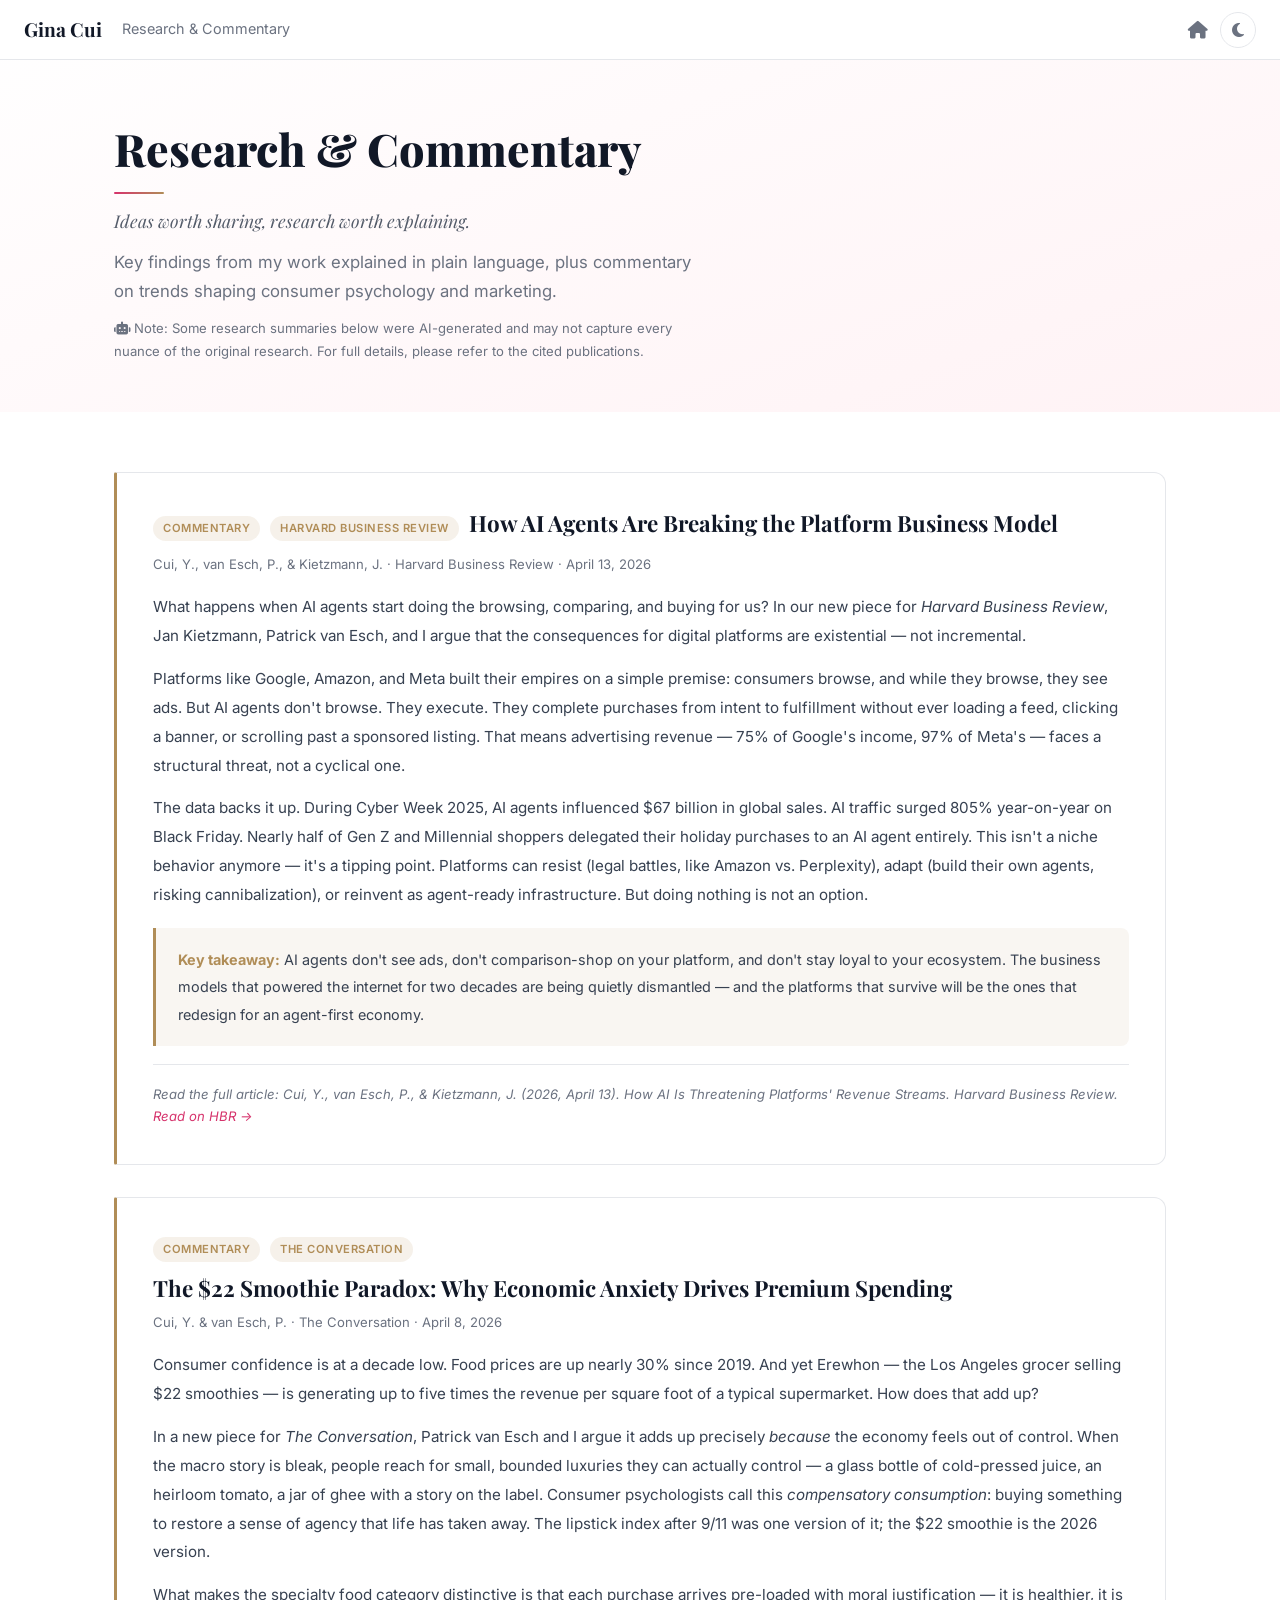
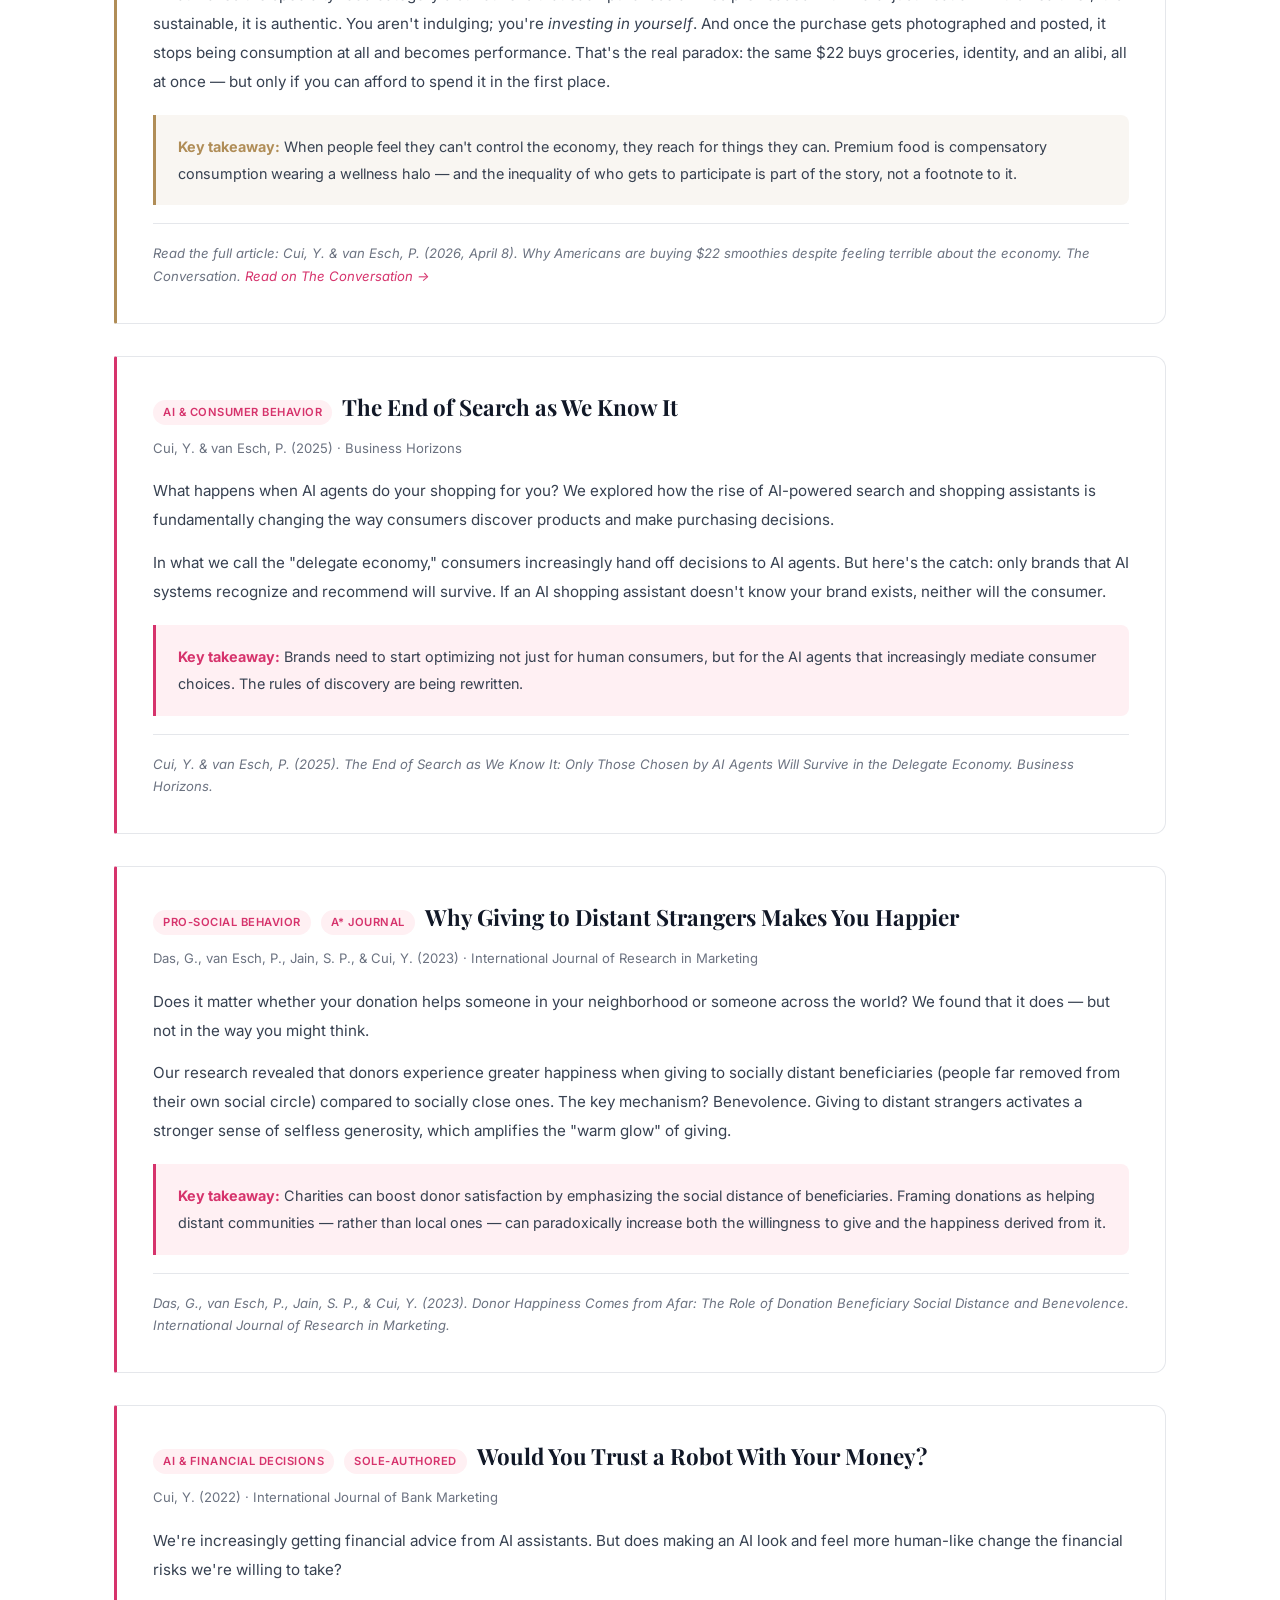
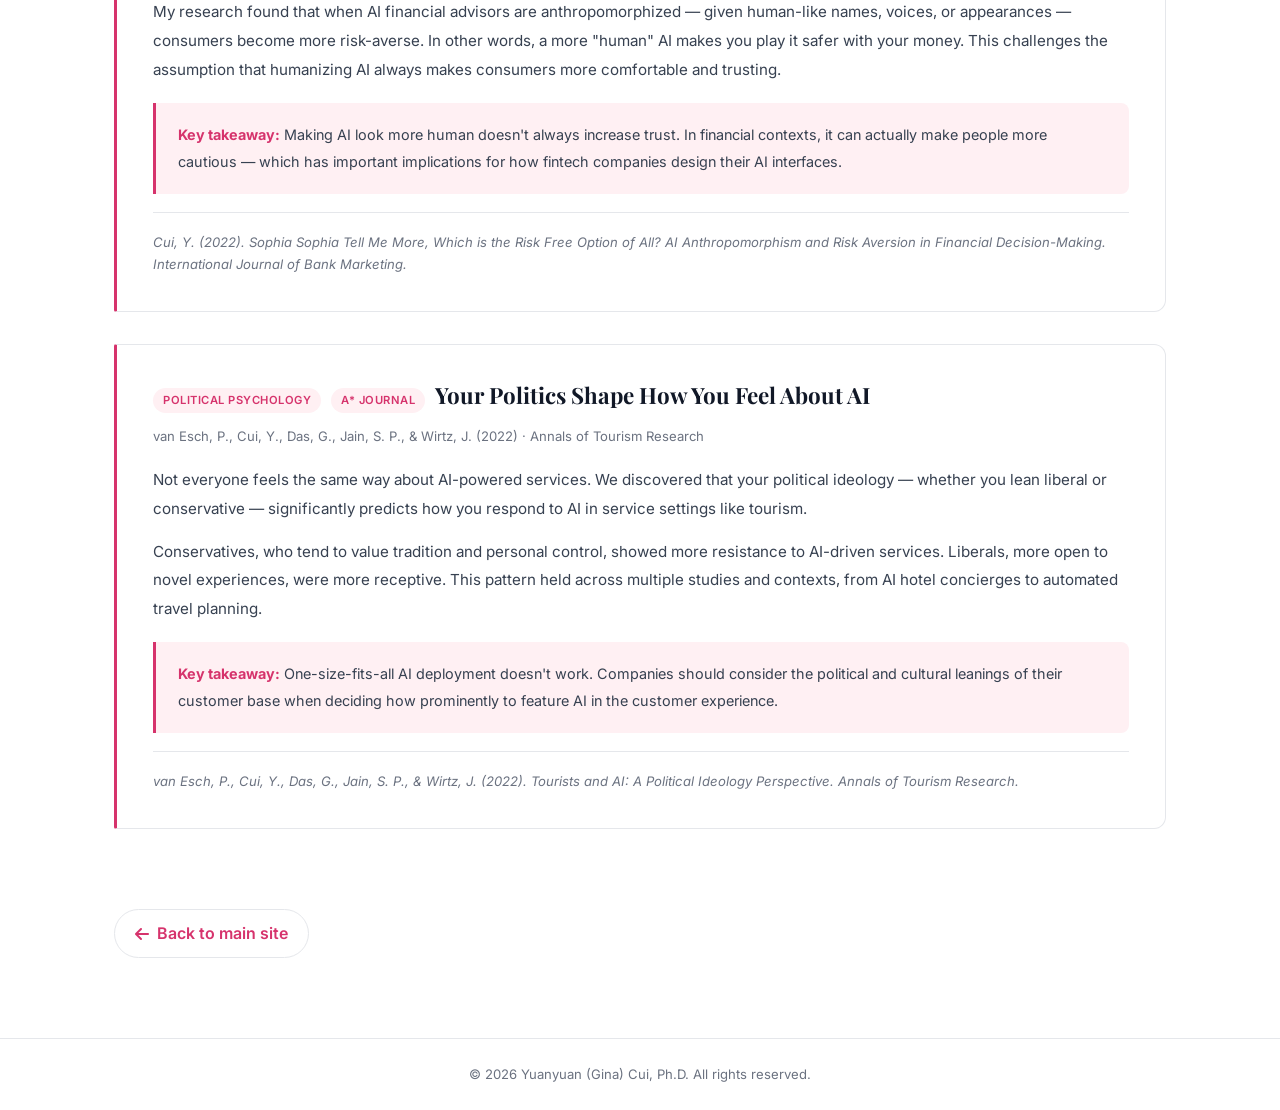
<file: blog.html>
<!DOCTYPE html>
<html lang="en">
<head>
    <meta charset="UTF-8">
    <meta name="viewport" content="width=device-width, initial-scale=1.0">
    <title>Research & Commentary — Gina Cui, Ph.D.</title>
    <meta name="description" content="Research highlights and commentary by Yuanyuan (Gina) Cui on consumer psychology, AI, marketing, and behavioral decision-making.">
    <meta property="og:title" content="Research & Commentary — Gina Cui, Ph.D.">
    <meta property="og:description" content="Research highlights and commentary on consumer psychology, AI, marketing, and behavioral decision-making.">
    <meta property="og:image" content="https://ginac95.github.io/headshot.png">
    <meta property="og:url" content="https://ginac95.github.io/blog.html">
    <meta property="og:type" content="website">
    <link rel="icon" type="image/svg+xml" href="favicon.svg">
    <link rel="preconnect" href="https://fonts.googleapis.com">
    <link rel="preconnect" href="https://fonts.gstatic.com" crossorigin>
    <link href="https://fonts.googleapis.com/css2?family=Inter:wght@400;500;600;700;800&family=Playfair+Display:wght@700;800&display=swap" rel="stylesheet">
    <link rel="stylesheet" href="style.css">
    <link rel="stylesheet" href="https://cdnjs.cloudflare.com/ajax/libs/font-awesome/6.5.1/css/all.min.css">
    <script>
        if (localStorage.getItem('darkMode') === 'true' || (!localStorage.getItem('darkMode') && window.matchMedia('(prefers-color-scheme: dark)').matches)) {
            document.documentElement.classList.add('dark-mode');
        }
    </script>
    <style>
        .blog-header {
            padding: 120px 0 50px;
            background: linear-gradient(160deg, var(--white) 0%, var(--pink-soft) 40%, var(--pink-pale) 70%, var(--white) 100%);
            background-size: 300% 300%;
            animation: hero-gradient 16s ease infinite;
        }

        .blog-header h1 {
            font-family: var(--font-display);
            font-size: 2.8rem;
            font-weight: 800;
            color: var(--dark);
        }

        .blog-header h1::after {
            content: '';
            display: block;
            width: 50px;
            height: 2px;
            background: linear-gradient(90deg, var(--pink), var(--gold, #b08d57));
            margin-top: 14px;
            border-radius: 2px;
        }

        .blog-header p {
            color: var(--text-light);
            font-size: 1.05rem;
            margin-top: 12px;
            max-width: 600px;
        }

        .blog-header .blog-subtitle {
            font-family: var(--font-display);
            font-style: italic;
            color: var(--text);
            font-size: 1.1rem;
            opacity: 0.85;
        }

        .blog-grid {
            padding: 60px 0 80px;
        }

        /* Blog cards */
        .blog-card {
            background: var(--white);
            border: 1px solid var(--border);
            border-left: 3px solid var(--pink);
            border-radius: 2px 12px 12px 2px;
            padding: 36px;
            margin-bottom: 32px;
            transition: all var(--transition);
            opacity: 0;
            transform: translateY(20px);
            animation: blog-card-in 0.5s ease forwards;
        }

        .blog-card:nth-child(1) { animation-delay: 0.05s; }
        .blog-card:nth-child(2) { animation-delay: 0.1s; }
        .blog-card:nth-child(3) { animation-delay: 0.15s; }
        .blog-card:nth-child(4) { animation-delay: 0.2s; }
        .blog-card:nth-child(5) { animation-delay: 0.25s; }
        .blog-card:nth-child(6) { animation-delay: 0.3s; }

        @keyframes blog-card-in {
            to { opacity: 1; transform: translateY(0); }
        }

        .blog-card--commentary {
            border-left-color: var(--gold, #b08d57);
        }

        .blog-card:hover {
            border-color: var(--pink);
            box-shadow: var(--shadow-hover);
            transform: translateY(-3px);
        }

        .blog-card--commentary:hover {
            border-left-color: var(--gold, #b08d57);
        }

        .blog-tag {
            display: inline-block;
            background: var(--pink-soft);
            color: var(--pink);
            font-size: 0.7rem;
            padding: 3px 10px;
            border-radius: 50px;
            font-weight: 600;
            text-transform: uppercase;
            letter-spacing: 0.5px;
            margin-bottom: 12px;
            margin-right: 6px;
        }

        .blog-tag--gold {
            background: rgba(176, 141, 87, 0.12);
            color: var(--gold, #b08d57);
        }

        .blog-card h2 {
            font-family: var(--font-display);
            font-size: 1.4rem;
            font-weight: 700;
            color: var(--dark);
            margin-bottom: 8px;
        }

        .blog-card h2::after {
            display: none;
        }

        .blog-meta {
            font-size: 0.82rem;
            color: var(--text-light);
            margin-bottom: 18px;
        }

        .blog-body {
            font-size: 0.95rem;
            line-height: 1.9;
            color: var(--text);
        }

        .blog-body p {
            margin-bottom: 14px;
        }

        .blog-body p:last-child {
            margin-bottom: 0;
        }

        .blog-takeaway {
            background: var(--pink-soft);
            border-left: 3px solid var(--pink);
            border-radius: 0 8px 8px 0;
            padding: 18px 22px;
            margin-top: 18px;
            font-size: 0.9rem;
            color: var(--text);
        }

        .blog-card--commentary .blog-takeaway {
            background: rgba(176, 141, 87, 0.08);
            border-left-color: var(--gold, #b08d57);
        }

        .blog-takeaway strong {
            color: var(--pink);
        }

        .blog-card--commentary .blog-takeaway strong {
            color: var(--gold, #b08d57);
        }

        .blog-citation {
            font-size: 0.82rem;
            color: var(--text-light);
            font-style: italic;
            margin-top: 18px;
            padding-top: 18px;
            border-top: 1px solid var(--border);
        }

        .blog-back {
            display: inline-flex;
            align-items: center;
            gap: 8px;
            margin-top: 48px;
            font-weight: 600;
            padding: 10px 20px;
            border: 1px solid var(--border);
            border-radius: 50px;
            transition: all var(--transition);
        }

        .blog-back:hover {
            background: var(--pink-soft);
            border-color: var(--pink);
        }

        html.dark-mode .blog-card {
            background: #0f1523;
        }

        html.dark-mode .blog-takeaway {
            background: #1f1225;
        }

        html.dark-mode .blog-card--commentary .blog-takeaway {
            background: #1f1a12;
        }

        html.dark-mode .blog-tag--gold {
            background: rgba(176, 141, 87, 0.15);
        }

        /* Nav for subpages */
        .subnav {
            position: fixed;
            top: 0;
            left: 0;
            right: 0;
            background: rgba(255, 255, 255, 0.95);
            backdrop-filter: blur(10px);
            border-bottom: 1px solid var(--border);
            z-index: 1000;
            height: 60px;
            display: flex;
            align-items: center;
            justify-content: space-between;
            padding: 0 24px;
            max-width: 100%;
        }

        html.dark-mode .subnav {
            background: rgba(17, 24, 39, 0.95);
        }

        .subnav-left {
            display: flex;
            align-items: center;
            gap: 20px;
        }

        .subnav-left a {
            color: var(--dark);
            font-family: var(--font-display);
            font-weight: 700;
            font-size: 1.2rem;
        }

        .subnav-left a:hover {
            color: var(--pink);
        }

        @media (max-width: 768px) {
            .blog-header {
                padding: 100px 0 40px;
            }

            .blog-header h1 {
                font-size: 2rem;
            }

            .blog-card {
                padding: 24px;
            }
        }
    </style>
</head>
<body>

<!-- Navigation -->
<nav class="subnav" role="navigation" aria-label="Blog navigation">
    <div class="subnav-left">
        <a href="/">Gina Cui</a>
        <span style="color:var(--text-light);font-size:0.9rem;">Research & Commentary</span>
    </div>
    <div style="display:flex;align-items:center;gap:12px;">
        <a href="/" class="nav-email" title="Home" aria-label="Back to home"><i class="fa-solid fa-house"></i></a>
        <button class="dark-mode-toggle" id="darkModeToggle" aria-label="Toggle dark mode" title="Toggle dark mode"><i class="fa-solid fa-moon"></i></button>
    </div>
</nav>

<header class="blog-header">
    <div class="container">
        <h1>Research & Commentary</h1>
        <p class="blog-subtitle">Ideas worth sharing, research worth explaining.</p>
        <p>Key findings from my work explained in plain language, plus commentary on trends shaping consumer psychology and marketing.</p>
        <p style="font-size:0.82rem;color:var(--text-light);margin-top:12px;"><i class="fa-solid fa-robot"></i> Note: Some research summaries below were AI-generated and may not capture every nuance of the original research. For full details, please refer to the cited publications.</p>
    </div>
</header>

<main class="blog-grid">
    <div class="container">

        <!-- Commentary: AI Threatening Platforms / HBR -->
        <article class="blog-card blog-card--commentary">
            <span class="blog-tag blog-tag--gold">Commentary</span>
            <span class="blog-tag blog-tag--gold">Harvard Business Review</span>
            <h2>How AI Agents Are Breaking the Platform Business Model</h2>
            <p class="blog-meta">Cui, Y., van Esch, P., &amp; Kietzmann, J. &middot; Harvard Business Review &middot; April 13, 2026</p>
            <div class="blog-body">
                <p>What happens when AI agents start doing the browsing, comparing, and buying for us? In our new piece for <em>Harvard Business Review</em>, Jan Kietzmann, Patrick van Esch, and I argue that the consequences for digital platforms are existential &mdash; not incremental.</p>
                <p>Platforms like Google, Amazon, and Meta built their empires on a simple premise: consumers browse, and while they browse, they see ads. But AI agents don't browse. They execute. They complete purchases from intent to fulfillment without ever loading a feed, clicking a banner, or scrolling past a sponsored listing. That means advertising revenue &mdash; 75% of Google's income, 97% of Meta's &mdash; faces a structural threat, not a cyclical one.</p>
                <p>The data backs it up. During Cyber Week 2025, AI agents influenced $67 billion in global sales. AI traffic surged 805% year-on-year on Black Friday. Nearly half of Gen Z and Millennial shoppers delegated their holiday purchases to an AI agent entirely. This isn't a niche behavior anymore &mdash; it's a tipping point. Platforms can resist (legal battles, like Amazon vs. Perplexity), adapt (build their own agents, risking cannibalization), or reinvent as agent-ready infrastructure. But doing nothing is not an option.</p>
                <div class="blog-takeaway">
                    <strong>Key takeaway:</strong> AI agents don't see ads, don't comparison-shop on your platform, and don't stay loyal to your ecosystem. The business models that powered the internet for two decades are being quietly dismantled &mdash; and the platforms that survive will be the ones that redesign for an agent-first economy.
                </div>
            </div>
            <p class="blog-citation">Read the full article: Cui, Y., van Esch, P., &amp; Kietzmann, J. (2026, April 13). <em>How AI Is Threatening Platforms' Revenue Streams</em>. Harvard Business Review. <a href="https://hbr.org/2026/04/how-ai-is-threatening-platforms-revenue-streams" target="_blank" rel="noopener">Read on HBR &rarr;</a></p>
        </article>

        <!-- Commentary: $22 Smoothies / Compensatory Consumption -->
        <article class="blog-card blog-card--commentary">
            <span class="blog-tag blog-tag--gold">Commentary</span>
            <span class="blog-tag blog-tag--gold">The Conversation</span>
            <h2>The $22 Smoothie Paradox: Why Economic Anxiety Drives Premium Spending</h2>
            <p class="blog-meta">Cui, Y. &amp; van Esch, P. &middot; The Conversation &middot; April 8, 2026</p>
            <div class="blog-body">
                <p>Consumer confidence is at a decade low. Food prices are up nearly 30% since 2019. And yet Erewhon &mdash; the Los Angeles grocer selling $22 smoothies &mdash; is generating up to five times the revenue per square foot of a typical supermarket. How does that add up?</p>
                <p>In a new piece for <em>The Conversation</em>, Patrick van Esch and I argue it adds up precisely <em>because</em> the economy feels out of control. When the macro story is bleak, people reach for small, bounded luxuries they can actually control &mdash; a glass bottle of cold-pressed juice, an heirloom tomato, a jar of ghee with a story on the label. Consumer psychologists call this <em>compensatory consumption</em>: buying something to restore a sense of agency that life has taken away. The lipstick index after 9/11 was one version of it; the $22 smoothie is the 2026 version.</p>
                <p>What makes the specialty food category distinctive is that each purchase arrives pre-loaded with moral justification &mdash; it is healthier, it is sustainable, it is authentic. You aren't indulging; you're <em>investing in yourself</em>. And once the purchase gets photographed and posted, it stops being consumption at all and becomes performance. That's the real paradox: the same $22 buys groceries, identity, and an alibi, all at once &mdash; but only if you can afford to spend it in the first place.</p>
                <div class="blog-takeaway">
                    <strong>Key takeaway:</strong> When people feel they can't control the economy, they reach for things they can. Premium food is compensatory consumption wearing a wellness halo &mdash; and the inequality of who gets to participate is part of the story, not a footnote to it.
                </div>
            </div>
            <p class="blog-citation">Read the full article: Cui, Y. &amp; van Esch, P. (2026, April 8). <em>Why Americans are buying $22 smoothies despite feeling terrible about the economy</em>. The Conversation. <a href="https://theconversation.com/why-americans-are-buying-22-smoothies-despite-feeling-terrible-about-the-economy-279425" target="_blank" rel="noopener">Read on The Conversation &rarr;</a></p>
        </article>

        <!-- Highlight: Cui & van Esch 2025 -->
        <article class="blog-card">
            <span class="blog-tag">AI &amp; Consumer Behavior</span>
            <h2>The End of Search as We Know It</h2>
            <p class="blog-meta">Cui, Y. &amp; van Esch, P. (2025) &middot; Business Horizons</p>
            <div class="blog-body">
                <p>What happens when AI agents do your shopping for you? We explored how the rise of AI-powered search and shopping assistants is fundamentally changing the way consumers discover products and make purchasing decisions.</p>
                <p>In what we call the "delegate economy," consumers increasingly hand off decisions to AI agents. But here's the catch: only brands that AI systems recognize and recommend will survive. If an AI shopping assistant doesn't know your brand exists, neither will the consumer.</p>
                <div class="blog-takeaway">
                    <strong>Key takeaway:</strong> Brands need to start optimizing not just for human consumers, but for the AI agents that increasingly mediate consumer choices. The rules of discovery are being rewritten.
                </div>
            </div>
            <p class="blog-citation">Cui, Y. &amp; van Esch, P. (2025). The End of Search as We Know It: Only Those Chosen by AI Agents Will Survive in the Delegate Economy. <em>Business Horizons</em>.</p>
        </article>

        <!-- Highlight: Das et al. 2023 -->
        <article class="blog-card">
            <span class="blog-tag">Pro-Social Behavior</span>
            <span class="blog-tag">A* Journal</span>
            <h2>Why Giving to Distant Strangers Makes You Happier</h2>
            <p class="blog-meta">Das, G., van Esch, P., Jain, S. P., &amp; Cui, Y. (2023) &middot; International Journal of Research in Marketing</p>
            <div class="blog-body">
                <p>Does it matter whether your donation helps someone in your neighborhood or someone across the world? We found that it does &mdash; but not in the way you might think.</p>
                <p>Our research revealed that donors experience greater happiness when giving to socially distant beneficiaries (people far removed from their own social circle) compared to socially close ones. The key mechanism? Benevolence. Giving to distant strangers activates a stronger sense of selfless generosity, which amplifies the "warm glow" of giving.</p>
                <div class="blog-takeaway">
                    <strong>Key takeaway:</strong> Charities can boost donor satisfaction by emphasizing the social distance of beneficiaries. Framing donations as helping distant communities &mdash; rather than local ones &mdash; can paradoxically increase both the willingness to give and the happiness derived from it.
                </div>
            </div>
            <p class="blog-citation">Das, G., van Esch, P., Jain, S. P., &amp; Cui, Y. (2023). Donor Happiness Comes from Afar: The Role of Donation Beneficiary Social Distance and Benevolence. <em>International Journal of Research in Marketing</em>.</p>
        </article>

        <!-- Highlight 2 -->
        <article class="blog-card">
            <span class="blog-tag">AI &amp; Financial Decisions</span>
            <span class="blog-tag">Sole-Authored</span>
            <h2>Would You Trust a Robot With Your Money?</h2>
            <p class="blog-meta">Cui, Y. (2022) &middot; International Journal of Bank Marketing</p>
            <div class="blog-body">
                <p>We're increasingly getting financial advice from AI assistants. But does making an AI look and feel more human-like change the financial risks we're willing to take?</p>
                <p>My research found that when AI financial advisors are anthropomorphized &mdash; given human-like names, voices, or appearances &mdash; consumers become more risk-averse. In other words, a more "human" AI makes you play it safer with your money. This challenges the assumption that humanizing AI always makes consumers more comfortable and trusting.</p>
                <div class="blog-takeaway">
                    <strong>Key takeaway:</strong> Making AI look more human doesn't always increase trust. In financial contexts, it can actually make people more cautious &mdash; which has important implications for how fintech companies design their AI interfaces.
                </div>
            </div>
            <p class="blog-citation">Cui, Y. (2022). Sophia Sophia Tell Me More, Which is the Risk Free Option of All? AI Anthropomorphism and Risk Aversion in Financial Decision-Making. <em>International Journal of Bank Marketing</em>.</p>
        </article>

        <!-- Highlight 3 -->
        <article class="blog-card">
            <span class="blog-tag">Political Psychology</span>
            <span class="blog-tag">A* Journal</span>
            <h2>Your Politics Shape How You Feel About AI</h2>
            <p class="blog-meta">van Esch, P., Cui, Y., Das, G., Jain, S. P., &amp; Wirtz, J. (2022) &middot; Annals of Tourism Research</p>
            <div class="blog-body">
                <p>Not everyone feels the same way about AI-powered services. We discovered that your political ideology &mdash; whether you lean liberal or conservative &mdash; significantly predicts how you respond to AI in service settings like tourism.</p>
                <p>Conservatives, who tend to value tradition and personal control, showed more resistance to AI-driven services. Liberals, more open to novel experiences, were more receptive. This pattern held across multiple studies and contexts, from AI hotel concierges to automated travel planning.</p>
                <div class="blog-takeaway">
                    <strong>Key takeaway:</strong> One-size-fits-all AI deployment doesn't work. Companies should consider the political and cultural leanings of their customer base when deciding how prominently to feature AI in the customer experience.
                </div>
            </div>
            <p class="blog-citation">van Esch, P., Cui, Y., Das, G., Jain, S. P., &amp; Wirtz, J. (2022). Tourists and AI: A Political Ideology Perspective. <em>Annals of Tourism Research</em>.</p>
        </article>

        <a href="/" class="blog-back"><i class="fa-solid fa-arrow-left"></i> Back to main site</a>
    </div>
</main>

<footer>
    <div class="container">
        <p>&copy; 2026 Yuanyuan (Gina) Cui, Ph.D. All rights reserved.</p>
    </div>
</footer>

<script>
// Dark mode toggle
const darkToggle = document.getElementById('darkModeToggle');
const darkIcon = darkToggle.querySelector('i');

function updateDarkIcon() {
    const isDark = document.documentElement.classList.contains('dark-mode');
    darkIcon.className = isDark ? 'fa-solid fa-sun' : 'fa-solid fa-moon';
}
updateDarkIcon();

darkToggle.addEventListener('click', () => {
    document.documentElement.classList.toggle('dark-mode');
    const isDark = document.documentElement.classList.contains('dark-mode');
    localStorage.setItem('darkMode', isDark);
    updateDarkIcon();
});
</script>

</body>
</html>
</file>
<file: style.css>
/* === Base & Variables === */
:root {
    --pink: #d6336c;
    --pink-light: #f06595;
    --pink-soft: #fff0f3;
    --pink-pale: #fce4ec;
    --gold: #b08d57;
    --dark: #111827;
    --text: #374151;
    --text-light: #6b7280;
    --white: #ffffff;
    --gray-bg: #f9fafb;
    --border: #e5e7eb;
    --radius: 10px;
    --shadow: 0 1px 3px rgba(0,0,0,0.05), 0 1px 2px rgba(0,0,0,0.03);
    --shadow-hover: 0 10px 30px rgba(0,0,0,0.08);
    --transition: 0.3s ease;
    --font: 'Inter', -apple-system, BlinkMacSystemFont, sans-serif;
    --font-display: 'Playfair Display', Georgia, 'Times New Roman', serif;
}

* {
    margin: 0;
    padding: 0;
    box-sizing: border-box;
}

html {
    scroll-behavior: smooth;
    scroll-padding-top: 70px;
}

body {
    font-family: var(--font);
    color: var(--text);
    line-height: 1.7;
    background: var(--white);
}

.container {
    max-width: 1100px;
    margin: 0 auto;
    padding: 0 24px;
}

h1, h2, h3 {
    line-height: 1.3;
}

a {
    color: var(--pink);
    text-decoration: none;
    transition: color var(--transition);
}

a:hover {
    color: var(--pink-light);
}

/* Custom cursor removed — using system defaults for better accessibility */

/* === Skip Link (Accessibility) === */
.skip-link {
    position: absolute;
    top: -100px;
    left: 16px;
    background: var(--pink);
    color: #fff;
    padding: 8px 16px;
    border-radius: var(--radius);
    z-index: 10000;
    font-weight: 600;
    font-size: 0.9rem;
    transition: top 0.2s;
}

.skip-link:focus {
    top: 8px;
    color: #fff;
}

/* === Navigation === */
nav {
    position: fixed;
    top: 0;
    left: 0;
    right: 0;
    background: rgba(255, 255, 255, 0.95);
    backdrop-filter: blur(10px);
    border-bottom: 1px solid var(--border);
    z-index: 1000;
}

.nav-inner {
    max-width: 1100px;
    margin: 0 auto;
    padding: 0 24px;
    display: flex;
    align-items: center;
    justify-content: space-between;
    height: 60px;
}

.nav-name {
    font-family: var(--font-display);
    font-weight: 700;
    font-size: 1.2rem;
    color: var(--dark);
}

.nav-name:hover {
    color: var(--pink);
}

.nav-links {
    display: flex;
    gap: 28px;
}

.nav-links a {
    color: var(--text-light);
    font-size: 0.9rem;
    font-weight: 500;
    transition: color var(--transition);
    position: relative;
}

.nav-links a::after {
    content: '';
    position: absolute;
    bottom: -2px;
    left: 0;
    width: 0;
    height: 1.5px;
    background: var(--pink);
    transition: width 0.3s ease;
}

.nav-links a:hover {
    color: var(--pink);
}

.nav-links a:hover::after {
    width: 100%;
}

.nav-email {
    font-size: 1.1rem;
    color: var(--text-light);
    margin-left: 8px;
    transition: color var(--transition);
}

.nav-email:hover {
    color: var(--pink);
}

.nav-toggle {
    display: none;
    background: none;
    border: none;
    font-size: 1.4rem;
    cursor: pointer;
    color: var(--text);
}

/* === Hero === */
#hero {
    min-height: 100vh;
    display: flex;
    align-items: center;
    padding: 100px 0 60px;
    background: linear-gradient(160deg, var(--white) 0%, var(--pink-soft) 40%, var(--pink-pale) 70%, var(--white) 100%);
    background-size: 300% 300%;
    animation: hero-gradient 16s ease infinite;
}

@keyframes hero-gradient {
    0% { background-position: 0% 50%; }
    50% { background-position: 100% 50%; }
    100% { background-position: 0% 50%; }
}

.hero-content {
    display: flex;
    align-items: center;
    gap: 60px;
}

/* Staggered hero entrance */
.hero-photo {
    animation: hero-fade-in 0.8s ease both;
    animation-delay: 0.1s;
}

.hero-verse {
    animation: hero-fade-in 0.6s ease both;
    animation-delay: 0.2s;
}

.hero-text h1 {
    animation: hero-fade-in 0.6s ease both;
    animation-delay: 0.3s;
}

.title {
    animation: hero-fade-in 0.6s ease both;
    animation-delay: 0.4s;
}

.hero-tagline {
    animation: hero-fade-in 0.6s ease both;
    animation-delay: 0.45s;
}

.affiliation {
    animation: hero-fade-in 0.6s ease both;
    animation-delay: 0.5s;
}

.hero-stats {
    animation: hero-fade-in 0.6s ease both;
    animation-delay: 0.55s;
}

.hero-links {
    animation: hero-fade-in 0.6s ease both;
    animation-delay: 0.6s;
}

.social-links {
    animation: hero-fade-in 0.6s ease both;
    animation-delay: 0.65s;
}

@keyframes hero-fade-in {
    from { opacity: 0; transform: translateY(16px); }
    to { opacity: 1; transform: translateY(0); }
}

.hero-text {
    flex: 1;
}

.hero-text h1 {
    font-family: var(--font-display);
    font-size: 3.4rem;
    font-weight: 800;
    color: var(--dark);
    margin-bottom: 12px;
    letter-spacing: -0.5px;
}

.accent {
    color: var(--pink);
}

.title {
    font-size: 1.15rem;
    color: var(--pink);
    font-weight: 600;
    margin-bottom: 4px;
}

.hero-tagline {
    font-family: var(--font-display);
    font-size: 1.15rem;
    font-weight: 700;
    color: var(--text);
    font-style: italic;
    margin-bottom: 6px;
    opacity: 0.85;
}

.affiliation {
    color: var(--text-light);
    font-size: 0.95rem;
    margin-bottom: 28px;
}

.hero-stats {
    display: flex;
    gap: 32px;
    margin-bottom: 28px;
}

.stat {
    display: flex;
    flex-direction: column;
}

.stat-number {
    font-size: 1.6rem;
    font-weight: 800;
    color: var(--pink);
}

.stat-label {
    font-size: 0.8rem;
    color: var(--text-light);
    text-transform: uppercase;
    letter-spacing: 0.5px;
}

.hero-links {
    display: flex;
    gap: 12px;
    margin-bottom: 20px;
}

.btn {
    display: inline-block;
    padding: 10px 24px;
    border-radius: 50px;
    font-size: 0.9rem;
    font-weight: 600;
    transition: all var(--transition);
    cursor: pointer;
}

.btn-primary {
    background: var(--pink);
    color: var(--white);
    border: 2px solid var(--pink);
}

.btn-primary:hover {
    background: var(--pink-light);
    border-color: var(--pink-light);
    color: var(--white);
    transform: translateY(-2px);
    box-shadow: 0 6px 20px rgba(214, 51, 108, 0.25);
}

.btn:focus-visible {
    outline: 2px solid var(--pink);
    outline-offset: 2px;
}

.btn-outline {
    background: transparent;
    color: var(--pink);
    border: 2px solid var(--pink);
}

.btn-outline:hover {
    background: var(--pink);
    color: var(--white);
    transform: translateY(-2px);
    box-shadow: 0 6px 20px rgba(214, 51, 108, 0.15);
}

.social-links {
    display: flex;
    gap: 16px;
}

.social-links a {
    font-size: 1.4rem;
    color: var(--text-light);
    transition: color var(--transition), transform var(--transition);
}

.social-links a:hover {
    color: var(--pink);
    transform: translateY(-2px);
}

.hero-photo {
    flex-shrink: 0;
}

.hero-img {
    width: 360px;
    height: 420px;
    border-radius: 50% / 45%;
    border: 3px solid var(--pink);
    object-fit: cover;
    object-position: top;
    box-shadow: 0 20px 50px rgba(214, 51, 108, 0.12);
}

/* === Sections === */
section {
    padding: 100px 0;
}

.alt-bg {
    background: var(--gray-bg);
}

h2 {
    font-family: var(--font-display);
    font-size: 2rem;
    font-weight: 700;
    color: var(--dark);
    margin-bottom: 8px;
    position: relative;
    display: inline-block;
}

h2::after {
    content: '';
    display: block;
    width: 50px;
    height: 2px;
    background: linear-gradient(90deg, var(--pink), var(--gold));
    margin-top: 10px;
    border-radius: 2px;
}

.section-subtitle {
    color: var(--text-light);
    margin-bottom: 36px;
    font-size: 0.95rem;
}

/* === Research Interests === */
.interest-grid {
    display: grid;
    grid-template-columns: repeat(3, 1fr);
    gap: 20px;
    margin-top: 36px;
}

.interest-card {
    background: var(--white);
    border: 1px solid var(--border);
    border-radius: var(--radius);
    padding: 28px 24px;
    transition: all var(--transition);
    position: relative;
    overflow: hidden;
}

.interest-card::before {
    content: '';
    position: absolute;
    top: 0;
    left: 0;
    right: 0;
    height: 2px;
    background: linear-gradient(90deg, var(--pink), var(--gold));
    transform: scaleX(0);
    transition: transform 0.3s ease;
}

.interest-card:hover {
    border-color: var(--pink);
    box-shadow: var(--shadow-hover);
    transform: translateY(-3px);
}

.interest-card:hover::before {
    transform: scaleX(1);
}

.interest-icon {
    font-size: 1.6rem;
    margin-bottom: 12px;
    color: var(--pink);
}

.interest-card h3 {
    font-size: 1rem;
    color: var(--dark);
    margin-bottom: 8px;
}

.interest-card p {
    font-size: 0.88rem;
    color: var(--text-light);
    line-height: 1.6;
}

/* === Timeline === */
.timeline {
    margin-top: 36px;
}

.timeline-item {
    display: flex;
    gap: 24px;
    padding: 20px 0;
    border-bottom: 1px solid var(--border);
}

.timeline-item:last-child {
    border-bottom: none;
}

.timeline-year {
    min-width: 120px;
    font-weight: 700;
    color: var(--pink);
    font-size: 0.9rem;
    padding-top: 2px;
}

.timeline-content h3 {
    font-size: 1rem;
    color: var(--dark);
    margin-bottom: 2px;
}

.timeline-content p {
    font-size: 0.9rem;
    color: var(--text-light);
}

/* === Publications === */
.pub-category {
    margin-bottom: 16px;
    border: 1px solid var(--border);
    border-radius: var(--radius);
    overflow: hidden;
}

.pub-category summary {
    font-size: 1.05rem;
    font-weight: 700;
    color: var(--dark);
    padding: 16px 20px;
    display: flex;
    align-items: center;
    gap: 10px;
    cursor: pointer;
    background: var(--gray-bg);
    list-style: none;
    transition: background var(--transition);
}

.pub-category summary::-webkit-details-marker {
    display: none;
}

.pub-category summary::after {
    content: '\f078';
    font-family: 'Font Awesome 6 Free';
    font-weight: 900;
    font-size: 0.7rem;
    margin-left: auto;
    color: var(--text-light);
    transition: transform 0.3s ease;
}

.pub-category[open] summary::after {
    transform: rotate(180deg);
}

.pub-category summary:hover {
    background: var(--pink-soft);
}

.pub-category .pub-list,
.pub-category .pipeline-list,
.pub-category .pub-note {
    padding-left: 20px;
    padding-right: 20px;
}

.pub-category .pub-note {
    padding-top: 16px;
}

.badge {
    display: inline-block;
    padding: 3px 10px;
    border-radius: 50px;
    font-size: 0.7rem;
    font-weight: 700;
    text-transform: uppercase;
    letter-spacing: 0.5px;
}

.badge-ft50 {
    background: var(--pink);
    color: var(--white);
}

.badge-sole {
    background: var(--dark);
    color: var(--white);
}

.badge-peer {
    background: var(--pink-pale);
    color: var(--pink);
}

.badge-book {
    background: #e8f5e9;
    color: #2e7d32;
}

.badge-practitioner {
    background: #e3f2fd;
    color: #1565c0;
}

.badge-review {
    background: #fff3e0;
    color: #e65100;
}

.pub-list {
    list-style: none;
    counter-reset: pub-counter;
}

.pub-list li {
    counter-increment: pub-counter;
    padding: 14px 0 14px 0;
    border-bottom: 1px solid var(--border);
    font-size: 0.9rem;
    line-height: 1.7;
}

.pub-list li:last-child {
    border-bottom: none;
}

.pub-list li strong {
    color: var(--pink);
}

.pub-list li em {
    color: var(--dark);
}

.journal-tag {
    display: inline-block;
    background: var(--pink-soft);
    color: var(--pink);
    font-size: 0.72rem;
    padding: 2px 8px;
    border-radius: 50px;
    font-weight: 600;
    margin-left: 4px;
    white-space: nowrap;
}

.pub-note {
    font-style: italic;
    color: var(--text-light);
    font-size: 0.88rem;
    margin-bottom: 12px;
}

.pipeline-list {
    list-style: none;
    padding: 0;
}

.pipeline-list li {
    padding: 8px 0;
    font-size: 0.9rem;
    border-bottom: 1px solid var(--border);
}

.pipeline-list li:last-child {
    border-bottom: none;
}

/* === Conferences === */
.conference-grid {
    margin-top: 36px;
}

.conference-item {
    display: flex;
    gap: 20px;
    padding: 16px 0;
    border-bottom: 1px solid var(--border);
    align-items: baseline;
}

.conference-item:last-child {
    border-bottom: none;
}

.conf-year {
    min-width: 80px;
    font-weight: 800;
    color: var(--pink);
    font-size: 1rem;
}

.conference-item p {
    font-size: 0.9rem;
    color: var(--text-light);
}

/* === Teaching === */
.teaching-grid {
    display: grid;
    grid-template-columns: 1fr 1fr;
    gap: 40px;
    margin-top: 36px;
}

.teaching-col h3 {
    font-size: 1rem;
    color: var(--dark);
    margin-bottom: 12px;
    padding-bottom: 8px;
    border-bottom: 2px solid var(--pink);
}

.teaching-col ul {
    list-style: none;
}

.teaching-col li {
    padding: 6px 0;
    font-size: 0.9rem;
    color: var(--text-light);
    border-bottom: 1px solid var(--border);
}

.teaching-col li:last-child {
    border-bottom: none;
}

/* === Awards === */
.awards-list {
    display: grid;
    grid-template-columns: repeat(2, 1fr);
    gap: 16px;
    margin-top: 36px;
}

.award-item {
    display: flex;
    gap: 16px;
    padding: 20px;
    background: var(--white);
    border: 1px solid var(--border);
    border-radius: var(--radius);
    transition: all var(--transition);
}

.award-item:hover {
    border-color: var(--pink);
    box-shadow: var(--shadow-hover);
    transform: translateY(-2px);
}

.award-year {
    min-width: 60px;
    font-weight: 800;
    color: var(--pink);
    font-size: 0.85rem;
    flex-shrink: 0;
}

.award-item strong {
    color: var(--dark);
    font-size: 0.92rem;
}

.award-item p {
    font-size: 0.82rem;
    color: var(--text-light);
    margin-top: 3px;
}

/* === Media === */
.media-grid {
    display: grid;
    grid-template-columns: repeat(2, 1fr);
    gap: 16px;
    margin-top: 36px;
}

.media-item {
    display: flex;
    gap: 16px;
    padding: 20px;
    background: var(--white);
    border: 1px solid var(--border);
    border-radius: var(--radius);
    transition: all var(--transition);
}

.media-item:hover {
    border-color: var(--pink);
    box-shadow: var(--shadow-hover);
    transform: translateY(-2px);
}

.media-year {
    min-width: 50px;
    font-weight: 800;
    color: var(--pink);
    font-size: 0.85rem;
    flex-shrink: 0;
}

.media-item strong {
    color: var(--dark);
    font-size: 0.92rem;
}

.media-item p {
    font-size: 0.82rem;
    color: var(--text-light);
    margin-top: 3px;
}

/* === Talks === */
.talks-venues {
    font-size: 1rem;
    color: var(--text-light);
    line-height: 2.2;
    margin-top: 20px;
}

/* === Service === */
.service-grid {
    display: grid;
    grid-template-columns: 1fr 1fr;
    gap: 40px;
    margin-top: 36px;
}

.service-col h3 {
    font-size: 1rem;
    color: var(--dark);
    margin-bottom: 10px;
    margin-top: 20px;
}

.service-col h3:first-child {
    margin-top: 0;
}

.service-col ul {
    list-style: none;
}

.service-col li {
    padding: 5px 0;
    font-size: 0.88rem;
    color: var(--text-light);
}

.reviewer-journals {
    font-size: 0.88rem;
    color: var(--text-light);
    line-height: 1.8;
}

/* === Contact === */
.contact-section {
    text-align: center;
}

.contact-grid {
    display: flex;
    justify-content: center;
    gap: 60px;
    margin-top: 36px;
}

.contact-item h3 {
    font-size: 0.85rem;
    text-transform: uppercase;
    letter-spacing: 1px;
    color: var(--pink);
    margin-bottom: 6px;
}

.contact-item p {
    font-size: 0.95rem;
    color: var(--text);
}

.contact-item a {
    color: var(--dark);
    font-weight: 600;
}

.contact-item a:hover {
    color: var(--pink);
}

/* === Footer === */
footer {
    padding: 24px 0;
    text-align: center;
    border-top: 1px solid var(--border);
    background: var(--white);
}

footer p {
    font-size: 0.82rem;
    color: var(--text-light);
}

.last-updated {
    margin-top: 4px;
    font-size: 0.75rem;
    color: var(--text-light);
    opacity: 0.7;
}

/* === Featured In Bar === */
.featured-bar {
    padding: 40px 0;
    background: var(--gray-bg);
    border-top: 1px solid var(--border);
    border-bottom: 1px solid var(--border);
}

.featured-label {
    text-align: center;
    font-size: 0.7rem;
    text-transform: uppercase;
    letter-spacing: 3px;
    color: var(--text-light);
    margin-bottom: 20px;
    font-weight: 600;
}

.featured-logos {
    display: flex;
    justify-content: center;
    align-items: center;
    gap: 20px;
    flex-wrap: wrap;
}

.featured-logo {
    font-family: var(--font-display);
    font-size: 1rem;
    font-weight: 700;
    color: #999;
    letter-spacing: 0.3px;
    transition: color var(--transition);
    padding: 0 16px;
    border-right: 1px solid var(--border);
}

.featured-logo:last-child {
    border-right: none;
}

.featured-logo:hover {
    color: var(--pink);
}

/* === About Blurb === */
.about-blurb {
    max-width: 800px;
    margin: 32px 0 56px;
    font-size: 1.05rem;
    line-height: 1.95;
    color: var(--text);
}

/* === Back to Top === */
.back-to-top {
    position: fixed;
    bottom: 32px;
    right: 32px;
    width: 44px;
    height: 44px;
    border-radius: 50%;
    background: var(--dark);
    color: var(--white);
    border: none;
    font-size: 0.9rem;
    cursor: pointer;
    opacity: 0;
    visibility: hidden;
    transition: all 0.4s cubic-bezier(0.22, 1, 0.36, 1);
    box-shadow: 0 4px 14px rgba(0, 0, 0, 0.15);
    z-index: 999;
}

.back-to-top.visible {
    opacity: 1;
    visibility: visible;
}

.back-to-top:hover {
    background: var(--pink);
    transform: translateY(-3px);
    box-shadow: 0 6px 20px rgba(214, 51, 108, 0.3);
}

/* === Bible Verses === */
.hero-verse {
    font-family: var(--font-display);
    font-style: italic;
    font-size: 0.95rem;
    color: var(--text-light);
    margin-bottom: 20px;
    letter-spacing: 0.3px;
}

.verse-ref {
    font-style: normal;
    font-size: 0.8rem;
    color: var(--pink);
}

.footer-verse {
    font-style: italic;
    font-size: 0.9rem;
    color: var(--text-light);
    margin-bottom: 12px;
}

/* Typewriter removed — replaced with static tagline */

/* === Currently Section === */
.currently-section {
    background: var(--pink-soft);
    border-radius: 12px;
    padding: 28px 32px;
    margin-bottom: 48px;
}

.currently-title {
    font-size: 1rem;
    color: var(--pink);
    margin-bottom: 16px;
}

.currently-grid {
    display: grid;
    grid-template-columns: repeat(3, 1fr);
    gap: 20px;
}

.currently-item {
    display: flex;
    gap: 12px;
    align-items: flex-start;
    font-size: 0.9rem;
    color: var(--text);
    line-height: 1.5;
}

.currently-emoji {
    font-size: 1.4rem;
    flex-shrink: 0;
}

.currently-label {
    font-weight: 700;
    color: var(--pink);
    font-size: 0.75rem;
    text-transform: uppercase;
    letter-spacing: 0.5px;
}

/* === World Map === */
#map-section {
    padding: 100px 0;
}

.world-map {
    margin-top: 36px;
    background: var(--pink-soft);
    border-radius: 16px;
    padding: 32px;
    overflow: hidden;
}

.map-svg {
    width: 100%;
    height: auto;
}

.map-land {
    fill: var(--pink-pale);
    stroke: var(--pink);
    stroke-width: 0.5;
    opacity: 0.6;
}

.map-pin {
    fill: var(--pink);
    stroke: var(--white);
    stroke-width: 2;
}

.map-pulse {
    fill: none;
    stroke: var(--pink);
    stroke-width: 1.5;
    animation: pulse-ring 2s ease-out infinite;
}

@keyframes pulse-ring {
    0% { r: 5; opacity: 0.8; }
    100% { r: 18; opacity: 0; }
}

.map-label {
    font-size: 11px;
    fill: var(--dark);
    font-weight: 600;
    text-anchor: middle;
}

/* === Confetti Easter Egg === */
.confetti {
    position: fixed;
    top: -40px;
    z-index: 9999;
    animation: flamingo-fall linear forwards;
    pointer-events: none;
    line-height: 1;
}

@keyframes flamingo-fall {
    0% {
        transform: translateY(0) rotate(0deg) scaleX(1);
        opacity: 1;
    }
    25% {
        transform: translateY(25vh) rotate(-15deg) scaleX(-1);
    }
    50% {
        transform: translateY(50vh) rotate(10deg) scaleX(1);
    }
    75% {
        transform: translateY(75vh) rotate(-10deg) scaleX(-1);
    }
    100% {
        transform: translateY(105vh) rotate(15deg) scaleX(1);
        opacity: 0;
    }
}

.easter-egg-wrap {
    position: relative;
    display: inline-block;
}

#easter-egg {
    display: inline-block;
    cursor: pointer;
    font-size: 1.1em;
    animation: dot-glow 2s ease-in-out infinite;
    text-shadow: 0 0 8px rgba(214, 51, 108, 0.4);
    transition: transform 0.2s ease;
}

#easter-egg:hover {
    transform: scale(1.5);
    text-shadow: 0 0 16px rgba(214, 51, 108, 0.8);
}

.press-me {
    position: absolute;
    bottom: -16px;
    left: 50%;
    transform: translateX(-50%);
    font-size: 0.6rem;
    color: var(--pink);
    font-weight: 600;
    letter-spacing: 0.5px;
    text-transform: uppercase;
    white-space: nowrap;
    animation: press-me-pulse 3s ease-in-out infinite;
    pointer-events: none;
}

@keyframes press-me-pulse {
    0%, 100% { opacity: 0; }
    40%, 60% { opacity: 1; }
}

@keyframes dot-glow {
    0%, 100% { text-shadow: 0 0 4px rgba(214, 51, 108, 0.2); }
    50% { text-shadow: 0 0 14px rgba(214, 51, 108, 0.6); }
}

/* === Scroll Animations === */
.animate-ready {
    opacity: 0;
    transform: translateY(20px);
    transition: opacity 0.7s cubic-bezier(0.22, 1, 0.36, 1), transform 0.7s cubic-bezier(0.22, 1, 0.36, 1);
}

.animate-in {
    opacity: 1;
    transform: translateY(0);
}

/* === Responsive === */
@media (max-width: 768px) {
    .nav-links {
        display: none;
        position: absolute;
        top: 60px;
        left: 0;
        right: 0;
        background: var(--white);
        flex-direction: column;
        padding: 16px 24px;
        gap: 12px;
        border-bottom: 1px solid var(--border);
        box-shadow: 0 4px 12px rgba(0,0,0,0.05);
    }

    .nav-links.open {
        display: flex;
    }

    .nav-toggle {
        display: block;
    }

    .hero-content {
        flex-direction: column;
        text-align: center;
    }

    #hero {
        min-height: auto;
        padding: 100px 0 60px;
    }

    .hero-text h1 {
        font-size: 2.2rem;
    }

    .featured-logo {
        border-right: none;
        padding: 4px 12px;
    }

    .hero-stats {
        justify-content: center;
    }

    .hero-links {
        justify-content: center;
    }

    .social-links {
        justify-content: center;
    }

    .hero-img {
        width: 240px;
        height: 280px;
    }

    .interest-grid {
        grid-template-columns: 1fr;
    }

    .teaching-grid,
    .service-grid {
        grid-template-columns: 1fr;
    }

    .timeline-item {
        flex-direction: column;
        gap: 4px;
    }

    .timeline-year {
        min-width: auto;
    }

    .contact-grid {
        flex-direction: column;
        gap: 24px;
    }

    .conference-item {
        flex-direction: column;
        gap: 4px;
    }

    .awards-list,
    .media-grid {
        grid-template-columns: 1fr;
    }

    section {
        padding: 60px 0;
    }

    .currently-grid {
        grid-template-columns: 1fr;
    }
}

/* === Dark Mode Toggle Button === */
.dark-mode-toggle {
    background: none;
    border: 1px solid var(--border);
    border-radius: 50%;
    width: 36px;
    height: 36px;
    cursor: pointer;
    color: var(--text-light);
    font-size: 1rem;
    display: flex;
    align-items: center;
    justify-content: center;
    transition: all var(--transition);
}

.dark-mode-toggle:hover {
    color: var(--pink);
    border-color: var(--pink);
}

/* === Dark Mode === */
html.dark-mode {
    --dark: #f0f0f0;
    --text: #d1d5db;
    --text-light: #9ca3af;
    --white: #111827;
    --gray-bg: #0f1523;
    --border: #1f2937;
    --pink-soft: #1f1225;
    --pink-pale: #251520;
    --gold: #c9a84c;
    --shadow: 0 2px 12px rgba(0, 0, 0, 0.4);
    --shadow-hover: 0 10px 30px rgba(0, 0, 0, 0.3);
}

html.dark-mode nav {
    background: rgba(17, 24, 39, 0.95);
}

html.dark-mode .nav-name {
    color: #f0f0f0;
}

html.dark-mode .hero-img {
    border-color: var(--pink);
}

html.dark-mode .interest-card,
html.dark-mode .award-item,
html.dark-mode .media-item {
    background: #0f1523;
}

html.dark-mode .pub-category {
    border-color: #1f2937;
}

html.dark-mode .pub-category summary {
    background: #0f1523;
}

html.dark-mode .pub-category summary:hover {
    background: #1f1225;
}

html.dark-mode .featured-logo {
    color: #6b7280;
    border-right-color: #1f2937;
}

html.dark-mode .featured-logo:hover {
    color: var(--pink);
}

html.dark-mode footer {
    background: #111827;
}

html.dark-mode .currently-section {
    background: #1f1225;
}

html.dark-mode .badge-peer {
    background: #251520;
}

html.dark-mode .badge-book {
    background: #1a2e1a;
    color: #4caf50;
}

html.dark-mode .badge-practitioner {
    background: #1a2a3e;
    color: #64b5f6;
}

html.dark-mode .badge-review {
    background: #2e2a1a;
    color: #ff9800;
}

html.dark-mode .journal-tag {
    background: #1f1225;
}

html.dark-mode .btn-outline {
    border-color: var(--pink);
    color: var(--pink);
}

html.dark-mode .btn-outline:hover {
    background: var(--pink);
    color: #fff;
}

html.dark-mode .dark-mode-toggle {
    border-color: #1f2937;
    color: #ffd93d;
}

html.dark-mode .dark-mode-toggle:hover {
    border-color: #ffd93d;
}
</file>
